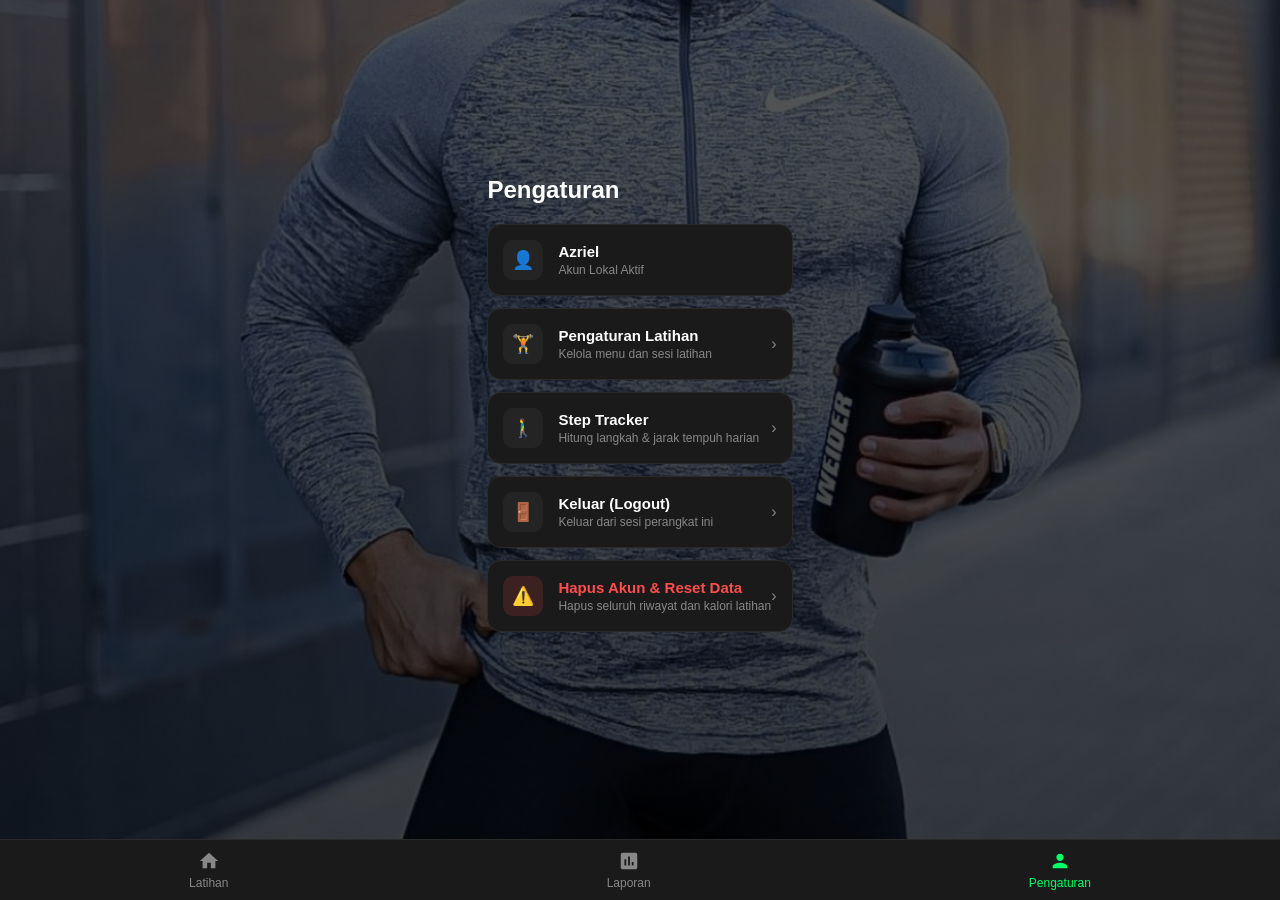
<file: account.html>
<!DOCTYPE html>
<html lang="id">
<head>
    <meta charset="UTF-8">
    <meta name="viewport" content="width=device-width, initial-scale=1.0">
    <title>Workout - Pengaturan</title>
    <link rel="stylesheet" href="style.css">
    <style>
        body {
            background-color: #121212;
            color: #ffffff;
            font-family: 'Segoe UI', Tahoma, Geneva, Verdana, sans-serif;
            margin: 0;
            padding: 0;
            padding-bottom: 80px;
        }

        .settings-container {
            padding: 20px 15px;
            max-width: 500px;
            margin: 0 auto;
        }

        .page-title {
            font-size: 24px;
            font-weight: bold;
            margin: 0 0 20px 0;
            color: #fff;
        }

        .settings-item {
            background: #1a1a1a;
            border: 1px solid #2a2a2a;
            padding: 15px;
            border-radius: 14px;
            display: flex;
            align-items: center;
            justify-content: space-between;
            margin-bottom: 12px;
            cursor: pointer;
            transition: 0.2s;
            text-decoration: none;
            color: #fff;
        }

        .settings-item:hover {
            border-color: #00ff66;
        }

        .settings-left {
            display: flex;
            align-items: center;
            gap: 15px;
        }

        .settings-icon {
            width: 40px;
            height: 40px;
            background: #242424;
            border-radius: 10px;
            display: flex;
            align-items: center;
            justify-content: center;
            font-size: 18px;
        }

        .settings-info h4 {
            margin: 0 0 3px 0;
            font-size: 15px;
            font-weight: 600;
        }

        .settings-info p {
            margin: 0;
            font-size: 12px;
            color: #888;
        }

        .settings-right {
            color: #888;
            font-size: 16px;
        }

        .settings-item.danger .settings-icon {
            background: rgba(255, 77, 77, 0.15);
            color: #ff4d4d;
        }

        .settings-item.danger h4 {
            color: #ff4d4d;
        }

        /* Bottom Navbar Melayang */
        .bottom-nav {
            position: fixed;
            bottom: 0;
            left: 0;
            width: 100%;
            background: #1a1a1a;
            border-top: 1px solid #2a2a2a;
            display: flex;
            justify-content: space-around;
            padding: 10px 0;
            z-index: 1000;
        }

        .nav-item {
            text-decoration: none;
            color: #888;
            font-size: 12px;
            display: flex;
            flex-direction: column;
            align-items: center;
            gap: 4px;
        }

        .nav-item.active, .nav-item:hover { color: #00ff66; }
        .nav-item svg { width: 22px; height: 22px; fill: currentColor; }
    </style>
</head>
<body>

    <main class="settings-container">
        <h2 class="page-title">Pengaturan</h2>

        <!-- Card Profil User -->
        <div class="settings-item" style="cursor: default;">
            <div class="settings-left">
                <div class="settings-icon" style="color: #00ff66;">👤</div>
                <div class="settings-info">
                    <h4 id="accName">Azriel</h4>
                    <p>Akun Lokal Aktif</p>
                </div>
            </div>
        </div>

        <!-- Menu 1: Pengaturan Latihan -->
        <a href="dashboard.html" class="settings-item">
            <div class="settings-left">
                <div class="settings-icon" style="color: #00ff66;">🏋️</div>
                <div class="settings-info">
                    <h4>Pengaturan Latihan</h4>
                    <p>Kelola menu dan sesi latihan</p>
                </div>
            </div>
            <div class="settings-right">›</div>
        </a>

        <!-- Menu 2: STEP TRACKER (MENU BARU) -->
        <a href="steps.html" class="settings-item">
            <div class="settings-left">
                <div class="settings-icon" style="color: #00ff66;">🚶‍♂️</div>
                <div class="settings-info">
                    <h4>Step Tracker</h4>
                    <p>Hitung langkah & jarak tempuh harian</p>
                </div>
            </div>
            <div class="settings-right">›</div>
        </a>

        <!-- Menu 3: Logout -->
        <div class="settings-item" id="logoutItem">
            <div class="settings-left">
                <div class="settings-icon" style="color: #ffa500;">🚪</div>
                <div class="settings-info">
                    <h4>Keluar (Logout)</h4>
                    <p>Keluar dari sesi perangkat ini</p>
                </div>
            </div>
            <div class="settings-right">›</div>
        </div>

        <!-- Menu 4: Hapus Akun -->
        <div class="settings-item danger" id="deleteAccountBtn">
            <div class="settings-left">
                <div class="settings-icon">⚠️</div>
                <div class="settings-info">
                    <h4>Hapus Akun & Reset Data</h4>
                    <p>Hapus seluruh riwayat dan kalori latihan</p>
                </div>
            </div>
            <div class="settings-right">›</div>
        </div>
    </main>

    <!-- Bottom Navigation Bar -->
    <nav class="bottom-nav">
        <a href="dashboard.html" class="nav-item">
            <svg viewBox="0 0 24 24"><path d="M10 20v-6h4v6h5v-8h3L12 3 2 12h3v8z"/></svg>
            Latihan
        </a>
        <a href="progress.html" class="nav-item">
            <svg viewBox="0 0 24 24"><path d="M19 3H5c-1.1 0-2 .9-2 2v14c0 1.1.9 2 2 2h14c1.1 0 2-.9 2-2V5c0-1.1-.9-2-2-2zM9 17H7v-7h2v7zm4 0h-2V7h2v10zm4 0h-2v-4h2v4z"/></svg>
            Laporan
        </a>
        <a href="account.html" class="nav-item active">
            <svg viewBox="0 0 24 24"><path d="M12 12c2.21 0 4-1.79 4-4s-1.79-4-4-4-4 1.79-4 4 1.79 4 4 4zm0 2c-2.67 0-8 1.34-8 4v2h16v-2c0-2.66-5.33-4-8-4z"/></svg>
            Pengaturan
        </a>
    </nav>

    <script>
        window.addEventListener("DOMContentLoaded", function() {
            let savedName = localStorage.getItem("userName") || "Azriel";
            savedName = savedName.replace(/\(Google\)/gi, '').trim();
            document.getElementById("accName").innerText = savedName;
        });

        document.getElementById("deleteAccountBtn").addEventListener("click", function() {
            if (confirm("Apakah kamu yakin ingin menghapus akun dan mereset semua data latihan?")) {
                let savedName = localStorage.getItem("userName") || "Azriel";
                let userKey = "user_" + savedName.replace(/\(Google\)/gi, '').trim().toLowerCase();

                localStorage.removeItem(userKey + "_workoutHistory");
                localStorage.removeItem(userKey + "_totalSesi");
                localStorage.removeItem(userKey + "_totalKalori");
                localStorage.removeItem(userKey + "_totalMenit");
                localStorage.removeItem(userKey + "_userSteps");
                localStorage.removeItem(userKey + "_stepGoal");
                localStorage.removeItem("userName");

                alert("Akun dan data latihan berhasil direset.");
                window.location.href = "index.html";
            }
        });

        document.getElementById("logoutItem").addEventListener("click", function() {
            if (confirm("Keluar dari aplikasi?")) {
                localStorage.removeItem("userName");
                window.location.href = "index.html";
            }
        });
    </script>
</body>
</html>
</file>
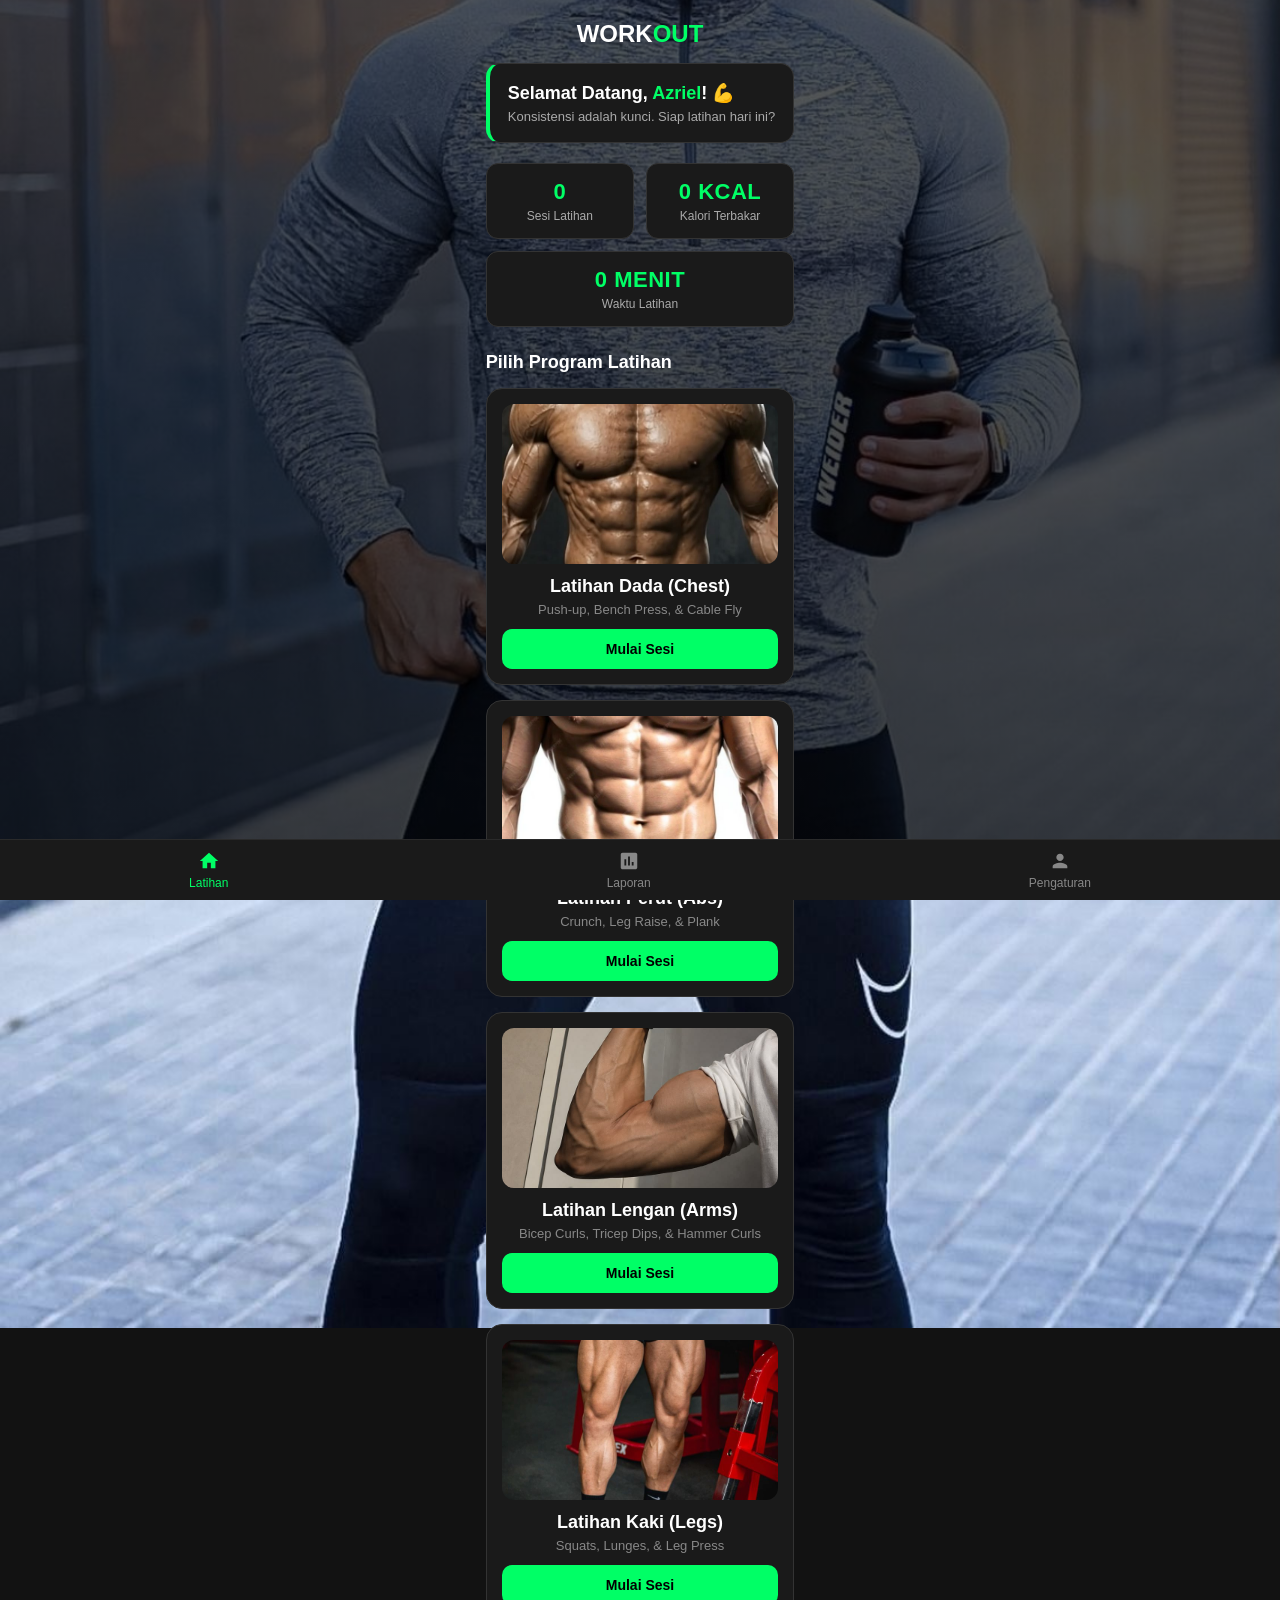
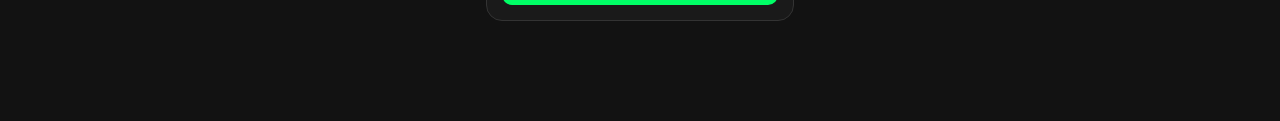
<file: dashboard.html>
<!DOCTYPE html>
<html lang="id">
<head>
    <meta charset="UTF-8">
    <meta name="viewport" content="width=device-width, initial-scale=1.0">
    <title>Workout - Dashboard</title>
    <link rel="stylesheet" href="style.css">
    <style>
        body {
            background-color: #121212;
            color: #ffffff;
            font-family: 'Segoe UI', Tahoma, Geneva, Verdana, sans-serif;
            margin: 0;
            padding: 0;
            padding-bottom: 80px; /* Jarak agar tidak tertutup bottom navbar */
        }

        /* Container Utama */
        .container {
            max-width: 500px;
            margin: 0 auto;
            padding: 20px 15px;
        }

        /* Logo Header di Paling Atas */
        .app-header {
            margin-bottom: 15px;
        }

        .logo {
            font-size: 24px;
            font-weight: bold;
            color: #fff;
            margin: 0;
        }

        .logo span {
            color: #00ff66;
        }

        /* Card Sapaan Selamat Datang */
        .welcome-card {
            background: #1a1a1a;
            border: 1px solid #333;
            padding: 18px;
            border-radius: 14px;
            border-left: 4px solid #00ff66;
            margin-bottom: 20px;
        }

        /* Ringkasan Statistik Latihan */
        .stats-grid {
            display: grid;
            grid-template-columns: repeat(2, 1fr);
            gap: 12px;
            margin-bottom: 20px;
        }

        .stat-card {
            background: #1a1a1a;
            padding: 15px 10px;
            border-radius: 12px;
            border: 1px solid #333;
            text-align: center;
        }

        .stat-card.full-width {
            grid-column: span 2;
        }

        .stat-card h3 {
            font-size: 22px;
            color: #00ff66;
            margin: 0 0 4px 0;
        }

        .stat-card p {
            color: #aaa;
            font-size: 12px;
            margin: 0;
        }

        /* Grid Program Latihan */
        .workout-grid {
            display: flex;
            flex-direction: column;
            gap: 15px;
        }

        .workout-card {
            background: #1a1a1a;
            border: 1px solid #333;
            border-radius: 16px;
            padding: 15px;
            display: flex;
            flex-direction: column;
            align-items: center;
            text-align: center;
            gap: 12px;
        }

        .workout-img {
            width: 100%;
            height: 160px;
            border-radius: 12px;
            object-fit: cover;
            background-color: #242424;
        }

        .card-btn {
            display: block;
            width: 100%;
            box-sizing: border-box;
            padding: 12px;
            background: #00ff66;
            color: #000;
            border-radius: 10px;
            font-weight: bold;
            font-size: 14px;
            text-decoration: none;
            text-align: center;
            transition: 0.2s;
        }

        .card-btn:hover {
            opacity: 0.9;
        }

        /* Bottom Navbar Melayang */
        .bottom-nav {
            position: fixed;
            bottom: 0;
            left: 0;
            width: 100%;
            background: #1a1a1a;
            border-top: 1px solid #2a2a2a;
            display: flex;
            justify-content: space-around;
            padding: 10px 0;
            z-index: 1000;
        }

        .nav-item {
            text-decoration: none;
            color: #888;
            font-size: 12px;
            display: flex;
            flex-direction: column;
            align-items: center;
            gap: 4px;
            transition: 0.2s;
        }

        .nav-item.active, .nav-item:hover { 
            color: #00ff66; 
        }

        .nav-item svg { 
            width: 22px; 
            height: 22px; 
            fill: currentColor; 
        }
    </style>
</head>
<body>

    <main class="container">
        <!-- 1. LOGO WORKOUT DI PALING ATAS -->
        <header class="app-header">
            <h1 class="logo">WORK<span>OUT</span></h1>
        </header>

        <!-- 2. CARD SELAMAT DATANG -->
        <section class="welcome-card">
            <h2 style="margin: 0 0 5px 0; font-size: 18px;">Selamat Datang, <span id="welcomeName" style="color: #00ff66;">Azriel</span>! 💪</h2>
            <p style="margin: 0; color: #aaa; font-size: 13px;">Konsistensi adalah kunci. Siap latihan hari ini?</p>
        </section>

        <!-- 3. KOTAK STATISTIK LATIHAN -->
        <section class="stats-grid">
            <div class="stat-card">
                <h3 id="statSesi">0</h3>
                <p>Sesi Latihan</p>
            </div>
            <div class="stat-card">
                <h3 id="statKalori">0 Kcal</h3>
                <p>Kalori Terbakar</p>
            </div>
            <div class="stat-card full-width">
                <h3 id="statMenit">0 Menit</h3>
                <p>Waktu Latihan</p>
            </div>
        </section>

        <!-- 4. PROGRAM LATIHAN -->
        <h3 style="margin: 25px 0 15px 0; font-size: 18px;">Pilih Program Latihan</h3>
        <section class="workout-grid">
            
            <div class="workout-card">
                <img src="dada.jpg" alt="Dada" class="workout-img" onerror="this.src='https://images.unsplash.com/photo-1581009146145-b5ef050c2e1e?w=400'">
                <div style="width:100%;">
                    <h3 style="margin:0 0 5px 0;">Latihan Dada (Chest)</h3>
                    <p style="margin:0 0 12px 0; color:#888; font-size:13px;">Push-up, Bench Press, & Cable Fly</p>
                    <a href="detail-workout.html?kategori=dada" class="card-btn">Mulai Sesi</a>
                </div>
            </div>

            <div class="workout-card">
                <img src="perut.jpg" alt="Perut" class="workout-img" onerror="this.src='https://images.unsplash.com/photo-1571019613454-1cb2f99b2d8b?w=400'">
                <div style="width:100%;">
                    <h3 style="margin:0 0 5px 0;">Latihan Perut (Abs)</h3>
                    <p style="margin:0 0 12px 0; color:#888; font-size:13px;">Crunch, Leg Raise, & Plank</p>
                    <a href="detail-workout.html?kategori=perut" class="card-btn">Mulai Sesi</a>
                </div>
            </div>

            <div class="workout-card">
                <img src="tangan.jpg" alt="Lengan" class="workout-img" onerror="this.src='https://images.unsplash.com/photo-1584735935682-2f2b69dff9d2?w=400'">
                <div style="width:100%;">
                    <h3 style="margin:0 0 5px 0;">Latihan Lengan (Arms)</h3>
                    <p style="margin:0 0 12px 0; color:#888; font-size:13px;">Bicep Curls, Tricep Dips, & Hammer Curls</p>
                    <a href="detail-workout.html?kategori=lengan" class="card-btn">Mulai Sesi</a>
                </div>
            </div>

            <div class="workout-card">
                <img src="kaki.jpg" alt="Kaki" class="workout-img" onerror="this.src='https://images.unsplash.com/photo-1534438327276-14e5300c3a48?w=400'">
                <div style="width:100%;">
                    <h3 style="margin:0 0 5px 0;">Latihan Kaki (Legs)</h3>
                    <p style="margin:0 0 12px 0; color:#888; font-size:13px;">Squats, Lunges, & Leg Press</p>
                    <a href="detail-workout.html?kategori=kaki" class="card-btn">Mulai Sesi</a>
                </div>
            </div>

        </section>
    </main>

    <!-- BOTTOM NAVBAR -->
    <nav class="bottom-nav">
        <a href="dashboard.html" class="nav-item active">
            <svg viewBox="0 0 24 24"><path d="M10 20v-6h4v6h5v-8h3L12 3 2 12h3v8z"/></svg>
            Latihan
        </a>
        <a href="progress.html" class="nav-item">
            <svg viewBox="0 0 24 24"><path d="M19 3H5c-1.1 0-2 .9-2 2v14c0 1.1.9 2 2 2h14c1.1 0 2-.9 2-2V5c0-1.1-.9-2-2-2zM9 17H7v-7h2v7zm4 0h-2V7h2v10zm4 0h-2v-4h2v4z"/></svg>
            Laporan
        </a>
        <a href="account.html" class="nav-item">
            <svg viewBox="0 0 24 24"><path d="M12 12c2.21 0 4-1.79 4-4s-1.79-4-4-4-4 1.79-4 4 1.79 4 4 4zm0 2c-2.67 0-8 1.34-8 4v2h16v-2c0-2.66-5.33-4-8-4z"/></svg>
            Pengaturan
        </a>
    </nav>

    <!-- SCRIPT DATA LOGICAL -->
    <script>
        window.addEventListener("DOMContentLoaded", function() {
            let savedName = localStorage.getItem("userName") || "Azriel";
            savedName = savedName.replace(/\(Google\)/gi, '').trim();
            document.getElementById("welcomeName").textContent = savedName;

            let userKey = "user_" + savedName.toLowerCase();
            let sesi = localStorage.getItem(userKey + '_totalSesi');
            let kalori = localStorage.getItem(userKey + '_totalKalori');
            let menit = localStorage.getItem(userKey + '_totalMenit');

            // Fallback migrasi jika akun default azriel
            if (sesi === null && savedName.toLowerCase() === 'azriel') {
                sesi = localStorage.getItem('totalSesi');
                kalori = localStorage.getItem('totalKalori');
                menit = localStorage.getItem('totalMenit');
            }

            document.getElementById('statSesi').innerText = sesi || '0';
            document.getElementById('statKalori').innerText = (kalori || '0') + " Kcal";
            document.getElementById('statMenit').innerText = (menit || '0') + " Menit";
        });
    </script>
</body>
</html>
</file>
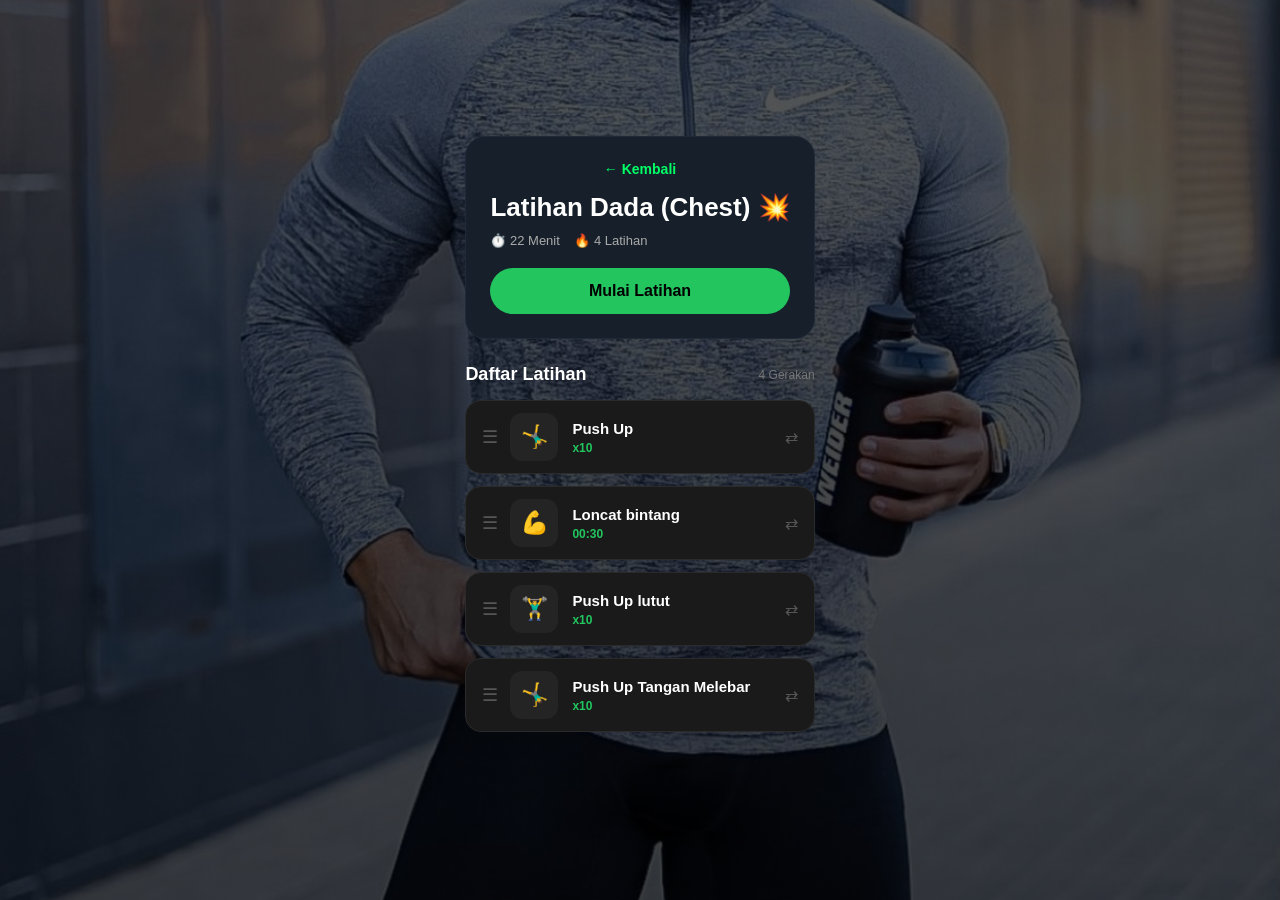
<file: detail-workout.html>
<!DOCTYPE html>
<html lang="id">
<head>
    <meta charset="UTF-8">
    <meta name="viewport" content="width=device-width, initial-scale=1.0">
    <title>MuscleUp - Detail Latihan</title>
    <link rel="stylesheet" href="style.css">
    <style>
        body {
            background-color: #121212;
            color: #ffffff;
            font-family: 'Segoe UI', Tahoma, Geneva, Verdana, sans-serif;
            margin: 0;
            padding: 20px;
            padding-bottom: 40px;
        }

        .container {
            max-width: 500px;
            margin: 0 auto;
        }

        .workout-main-card {
            background: #17202a;
            border: 1px solid #1f2937;
            border-radius: 20px;
            padding: 24px;
            margin-bottom: 25px;
            text-align: center;
        }

        .back-link {
            display: block;
            text-align: center;
            color: #00ff66;
            text-decoration: none;
            font-size: 14px;
            margin-bottom: 15px;
            font-weight: bold;
        }

        .workout-title {
            font-size: 26px;
            font-weight: bold;
            margin: 0 0 10px 0;
        }

        .workout-meta {
            font-size: 13px;
            color: #aaa;
            margin-bottom: 20px;
        }

        .btn-start-main {
            width: 100%;
            background: #22c55e;
            color: #000;
            border: none;
            padding: 14px;
            border-radius: 25px;
            font-weight: bold;
            font-size: 16px;
            cursor: pointer;
            transition: 0.2s;
        }

        .btn-start-main:hover {
            opacity: 0.9;
        }

        .section-title {
            font-size: 18px;
            font-weight: bold;
            margin-bottom: 15px;
            display: flex;
            justify-content: space-between;
            align-items: center;
        }

        .section-title span {
            font-size: 12px;
            color: #777;
            font-weight: normal;
        }

        .exercise-card {
            background: #1a1a1a;
            border: 1px solid #2a2a2a;
            border-radius: 16px;
            padding: 12px 16px;
            display: flex;
            align-items: center;
            justify-content: space-between;
            margin-bottom: 12px;
            cursor: pointer;
            transition: 0.2s;
        }

        .exercise-card:hover {
            border-color: #22c55e;
        }

        .drag-handle {
            color: #555;
            font-size: 18px;
            margin-right: 12px;
        }

        .exercise-info {
            display: flex;
            align-items: center;
            gap: 14px;
            flex: 1;
        }

        .exercise-icon-box {
            width: 48px;
            height: 48px;
            background: #242424;
            border-radius: 12px;
            display: flex;
            align-items: center;
            justify-content: center;
            font-size: 22px;
        }

        .exercise-name {
            font-size: 15px;
            font-weight: bold;
            margin: 0 0 4px 0;
        }

        .exercise-detail {
            font-size: 12px;
            color: #22c55e;
            margin: 0;
            font-weight: 600;
        }

        .exercise-action {
            color: #555;
            font-size: 16px;
        }
    </style>
</head>
<body>

    <main class="container">
        <!-- Kartu Utama Workout -->
        <div class="workout-main-card">
            <a href="dashboard.html" class="back-link">← Kembali</a>
            <h1 class="workout-title" id="mainTitle">Latihan Dada (Chest) 💥</h1>
            <p class="workout-meta" id="mainMeta">⏱️ 22 Menit &nbsp;&nbsp; 🔥 4 Latihan</p>
            <button class="btn-start-main" id="mainStartBtn" onclick="mulaiLatihanPertama()">Mulai Latihan</button>
        </div>

        <div class="section-title">
            Daftar Latihan <span id="exerciseCountText">4 Gerakan</span>
        </div>

        <!-- Wadah List Latihan Dinamis -->
        <div id="exerciseListContainer"></div>
    </main>

    <script>
        // Kamus Data untuk Kategori Latihan
        const workoutData = {
            dada: {
                title: "Latihan Dada (Chest) 💥",
                meta: "⏱️ 22 Menit &nbsp;&nbsp; 🔥 4 Latihan",
                count: "4 Gerakan",
                exercises: [
                    { name: "Push Up", detail: "x10", icon: "🤸‍♂️" },
                    { name: "Loncat bintang", detail: "00:30", icon: "💪" },
                    { name: "Push Up lutut", detail: "x10", icon: "🏋️‍♂️" },
                    { name: "Push Up Tangan Melebar", detail: "x10", icon: "🤸‍♂️" }
                ]
            },
            perut: {
                title: "Latihan Perut (Abs) 🔥",
                meta: "⏱️ 26 Menit &nbsp;&nbsp; 🔥 4 Latihan",
                count: "4 Gerakan",
                exercises: [
                    { name: "Crunch", detail: "x20", icon: "🧘‍♂️" },
                    { name: "Leg Raise", detail: "x15", icon: "🤸‍♂️" },
                    { name: "Plank", detail: "00:45", icon: "🔥" },
                    { name: "Sit Up", detail: "x20", icon: "💪" }
                ]
            },
            lengan: {
                title: "Latihan Lengan (Arms) 💪",
                meta: "⏱️ 18 Menit &nbsp;&nbsp; 🔥 3 Latihan",
                count: "3 Gerakan",
                exercises: [
                    { name: "Bicep Curls", detail: "x15", icon: "🥊" },
                    { name: "Tricep Dips", detail: "x12", icon: "🪑" },
                    { name: "Hammer Curls", detail: "x15", icon: "💪" }
                ]
            },
            kaki: {
                title: "Latihan Kaki (Legs) 🦵",
                meta: "⏱️ 25 Menit &nbsp;&nbsp; 🔥 3 Latihan",
                count: "3 Gerakan",
                exercises: [
                    { name: "Squats", detail: "x15", icon: "🏋️" },
                    { name: "Lunges", detail: "x12", icon: "🏃" },
                    { name: "Leg Press", detail: "x15", icon: "🦵" }
                ]
            }
        };

        // Ambil parameter kategori dari URL ('kategori' atau 'category')
        const urlParams = new URLSearchParams(window.location.search);
        const rawCategory = urlParams.get('kategori') || urlParams.get('category') || 'dada';
        const cleanCategory = decodeURIComponent(rawCategory).toLowerCase();

        // Tentukan kategori yang dipilih
        let categoryKey = 'dada';
        if (cleanCategory.includes('kaki') || cleanCategory.includes('leg')) {
            categoryKey = 'kaki';
        } else if (cleanCategory.includes('perut') || cleanCategory.includes('ab')) {
            categoryKey = 'perut';
        } else if (cleanCategory.includes('lengan') || cleanCategory.includes('arm')) {
            categoryKey = 'lengan';
        } else if (cleanCategory.includes('dada') || cleanCategory.includes('chest')) {
            categoryKey = 'dada';
        }

        const currentWorkout = workoutData[categoryKey] || workoutData.dada;

        document.getElementById('mainTitle').innerHTML = currentWorkout.title;
        document.getElementById('mainMeta').innerHTML = currentWorkout.meta;
        document.getElementById('exerciseCountText').innerText = currentWorkout.count;

        // Render card daftar gerakan ke HTML
        const container = document.getElementById('exerciseListContainer');
        container.innerHTML = "";

        currentWorkout.exercises.forEach(ex => {
            container.innerHTML += `
                <div class="exercise-card" onclick="bukaLatihan('${ex.name}', '${ex.detail}', '${ex.icon}')">
                    <div class="drag-handle">☰</div>
                    <div class="exercise-info">
                        <div class="exercise-icon-box">${ex.icon}</div>
                        <div>
                            <h4 class="exercise-name">${ex.name}</h4>
                            <p class="exercise-detail">${ex.detail}</p>
                        </div>
                    </div>
                    <div class="exercise-action">⇄</div>
                </div>
            `;
        });

        // Fungsi tombol utama Mulai Latihan
        function mulaiLatihanPertama() {
            if (currentWorkout.exercises.length > 0) {
                const first = currentWorkout.exercises[0];
                bukaLatihan(first.name, first.detail, first.icon);
            }
        }

        // Fungsi pindah ke halaman timer dengan membawa parameter
        function bukaLatihan(namaGerakan, detail, icon) {
            const params = new URLSearchParams({
                exercise: namaGerakan,
                spec: detail || '',
                emoji: icon || '',
                kategori: categoryKey
            });
            window.location.href = `timer.html?${params.toString()}`;
        }
    </script>
</body>
</html>
</file>
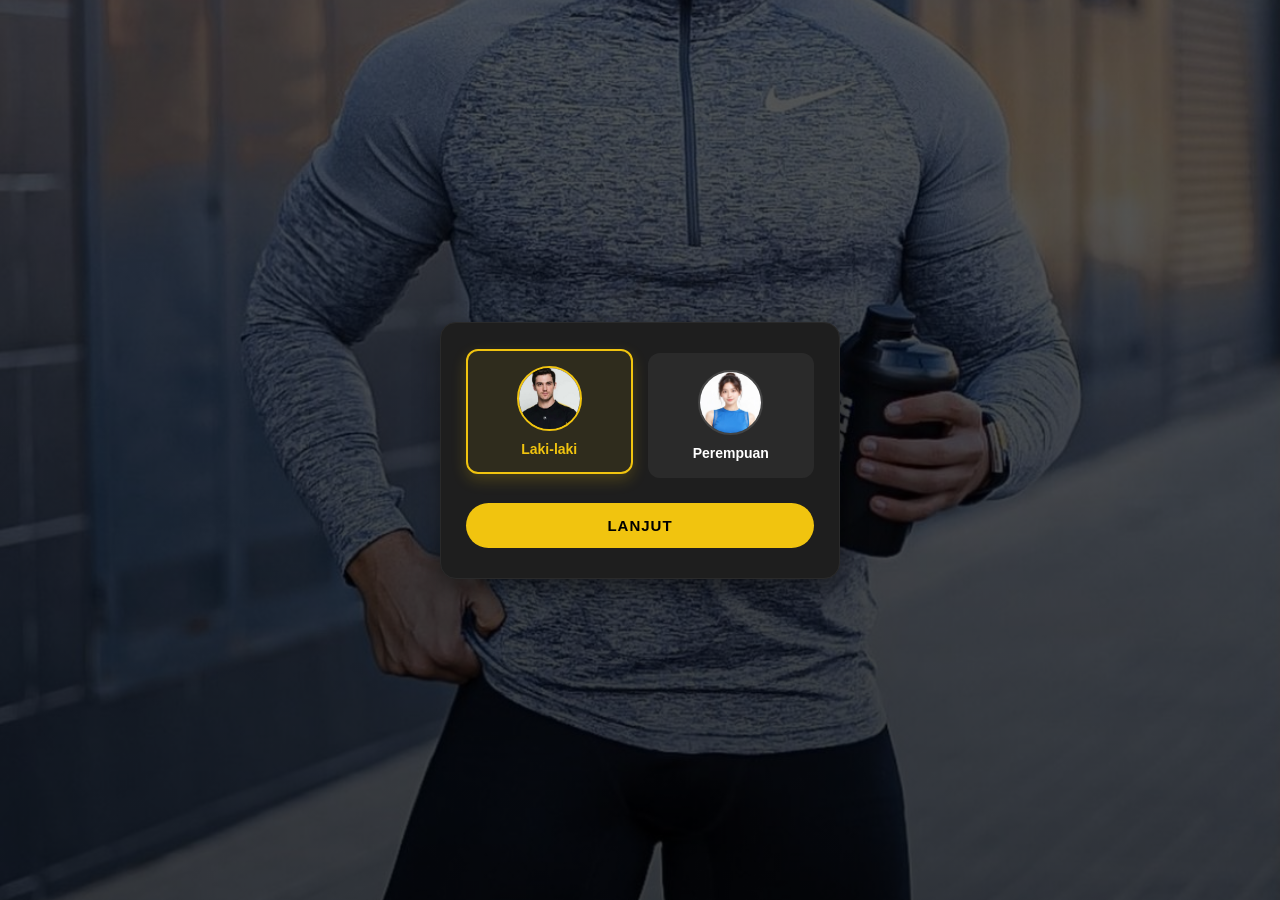
<file: gender.html>
<!DOCTYPE html>
<html lang="id">
<head>
    <meta charset="UTF-8">
    <meta name="viewport" content="width=device-width, initial-scale=1.0">
    <title>MuscleUp - Pilih Jenis Kelamin</title>
    <link rel="stylesheet" href="style.css">
</head>
<body class="gender-body">

    <div class="gender-container">
        <!-- Pilihan Gender -->
        <div class="gender-options">
            <div class="gender-card active" onclick="selectGender(this, 'Laki-laki')">
                <div class="gender-img-container">
                    <img src="lakilaki.jpg" alt="Laki-laki">
                </div>
                <h3>Laki-laki</h3>
            </div>

            <div class="gender-card" onclick="selectGender(this, 'Perempuan')">
                <div class="gender-img-container">
                    <img src="wanita.jpg" alt="Perempuan">
                </div>
                <h3>Perempuan</h3>
            </div>
        </div>

        <!-- Tombol Lanjut -->
        <button id="nextBtn" class="lanjut-btn" onclick="finishOnboarding()">LANJUT</button>
    </div>

    <!-- 🔥 LETAK KODE TERSEBUT ADA DI SINI (DALAM TAG SCRIPT) 🔥 -->
    <script>
        let selectedGender = 'Laki-laki';

        function selectGender(element, gender) {
            document.querySelectorAll('.gender-card').forEach(card => card.classList.remove('active'));
            element.classList.add('active');
            selectedGender = gender;
        }

        // FUNGSI YANG KAMU TANYAKAN BERADA DI BAWAH INI:
        function finishOnboarding() {
            localStorage.setItem('userGender', selectedGender);
            window.location.href = 'goal.html'; // Mengarahkan ke halaman target otot
        }
    </script>
</body>
</html>
</file>
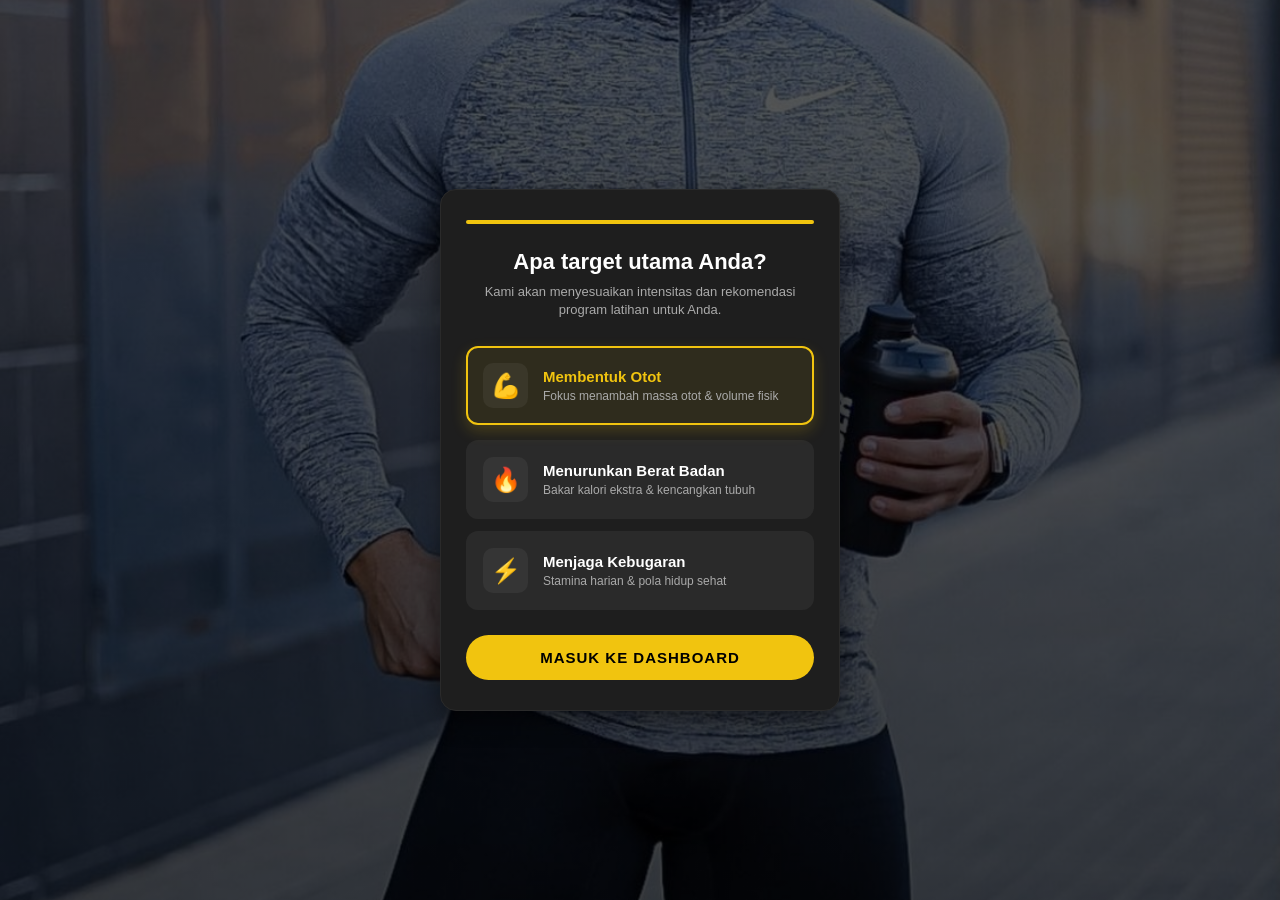
<file: goal.html>
<!DOCTYPE html>
<html lang="id">
<head>
    <meta charset="UTF-8">
    <meta name="viewport" content="width=device-width, initial-scale=1.0">
    <title>MuscleUp - Target Latihan</title>
    <link rel="stylesheet" href="style.css">
</head>
<body class="gender-body">

    <div class="gender-container">
        <!-- Progress Bar Visual (Step 2) -->
        <div class="progress-bar-container">
            <div class="progress-bar" style="width: 100%;"></div>
        </div>

        <h1>Apa target utama Anda?</h1>
        <p class="subtitle">Kami akan menyesuaikan intensitas dan rekomendasi program latihan untuk Anda.</p>

        <!-- Options Goal -->
        <div class="goal-options">
            <div class="goal-card active" onclick="selectGoal(this, 'Membentuk Otot')">
                <div class="goal-icon">💪</div>
                <div class="goal-info">
                    <h3>Membentuk Otot</h3>
                    <p>Fokus menambah massa otot & volume fisik</p>
                </div>
            </div>

            <div class="goal-card" onclick="selectGoal(this, 'Menurunkan Berat Badan')">
                <div class="goal-icon">🔥</div>
                <div class="goal-info">
                    <h3>Menurunkan Berat Badan</h3>
                    <p>Bakar kalori ekstra & kencangkan tubuh</p>
                </div>
            </div>

            <div class="goal-card" onclick="selectGoal(this, 'Menjaga Kebugaran')">
                <div class="goal-icon">⚡</div>
                <div class="goal-info">
                    <h3>Menjaga Kebugaran</h3>
                    <p>Stamina harian & pola hidup sehat</p>
                </div>
            </div>
        </div>

        <!-- Continue Button -->
        <button id="finishGoalBtn" class="lanjut-btn" onclick="finishGoal()">MASUK KE DASHBOARD</button>
    </div>

    <script>
        let selectedGoal = 'Membentuk Otot';

        function selectGoal(element, goal) {
            document.querySelectorAll('.goal-card').forEach(card => card.classList.remove('active'));
            element.classList.add('active');
            selectedGoal = goal;
        }

        function finishGoal() {
            localStorage.setItem('userGoal', selectedGoal);
            window.location.href = 'dashboard.html';
        }
    </script>
</body>
</html>
</file>
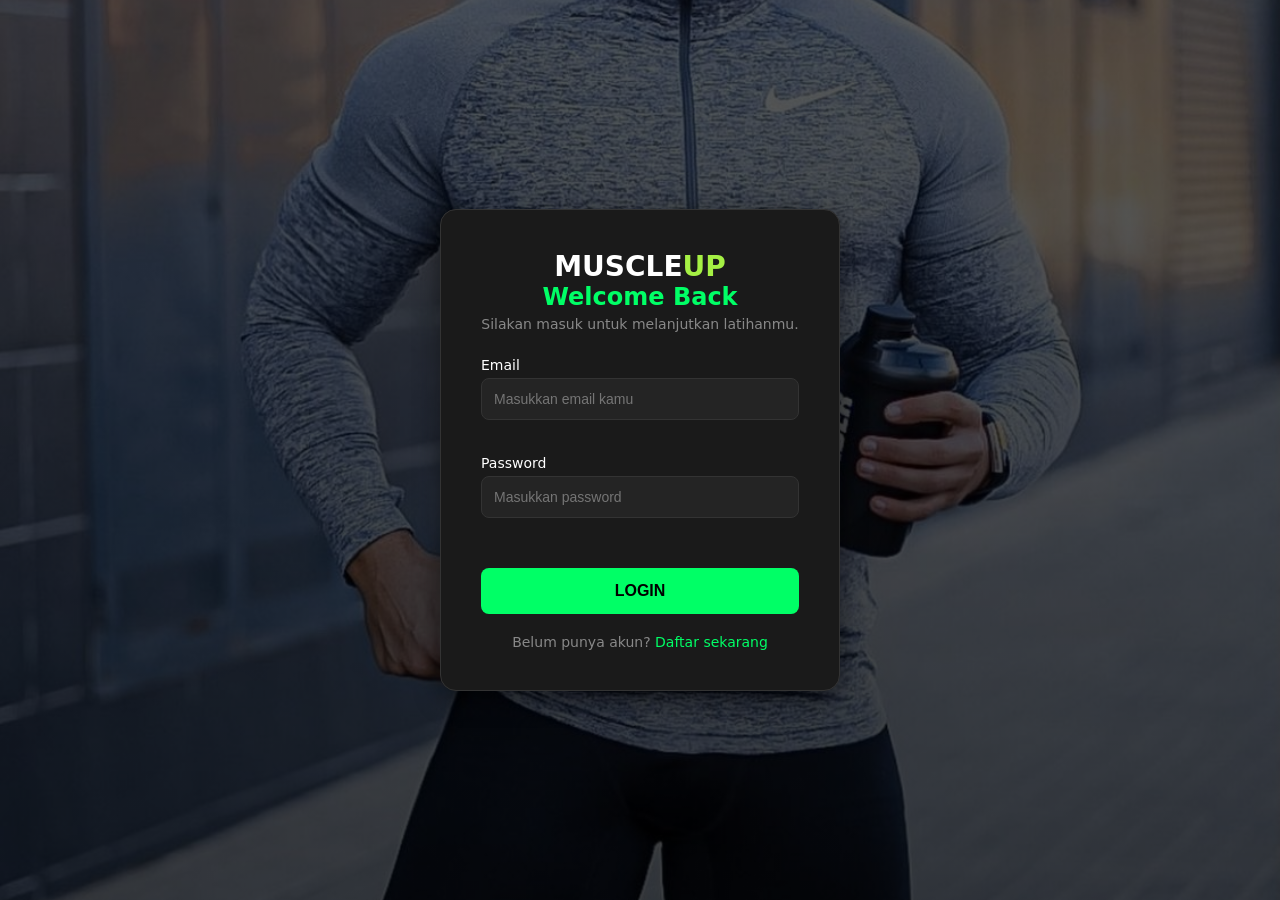
<file: login.html>
<!DOCTYPE html>
<html lang="id">
<head>
    <meta charset="UTF-8">
    <meta name="viewport" content="width=device-width, initial-scale=1.0">
    <title>MuscleUp - Login</title>
    <link rel="stylesheet" href="style.css">
    <style>
        body {
            background-color: #121212;
            color: #ffffff;
            font-family: system-ui, -apple-system, sans-serif;
            display: flex;
            justify-content: center;
            align-items: center;
            min-height: 100vh;
            margin: 0;
        }
        .login-card {
            background: #1a1a1a;
            border: 1px solid #333;
            padding: 40px;
            border-radius: 16px;
            width: 100%;
            max-width: 400px;
            box-shadow: 0 8px 24px rgba(0,0,0,0.5);
        }
        .login-card h2 {
            text-align: center;
            margin-bottom: 5px;
            color: #00ff66;
        }
        .login-card p {
            text-align: center;
            color: #888;
            font-size: 14px;
            margin-bottom: 25px;
        }
        .form-group {
            margin-bottom: 15px;
        }
        .form-group label {
            display: block;
            margin-bottom: 5px;
            font-size: 14px;
            font-weight: 500;
        }
        .form-control {
            width: 100%;
            padding: 12px;
            background: #242424;
            border: 1px solid #333;
            border-radius: 8px;
            color: #fff;
            box-sizing: border-box;
            font-size: 14px;
        }
        .form-control:focus {
            border-color: #00ff66;
            outline: none;
        }
        .btn-submit {
            width: 100%;
            padding: 14px;
            background: #00ff66;
            color: #000;
            border: none;
            border-radius: 8px;
            font-weight: bold;
            font-size: 16px;
            cursor: pointer;
            margin-top: 15px;
            transition: 0.2s;
        }
        .btn-submit:hover {
            opacity: 0.9;
        }
        .auth-link {
            text-align: center;
            margin-top: 20px;
            font-size: 14px;
            color: #888;
        }
        .auth-link a {
            color: #00ff66;
            text-decoration: none;
        }
    </style>
</head>
<body>

    <div class="login-card">
        <h1 style="text-align: center; font-size: 28px; margin-bottom: 0;">MUSCLE<span>UP</span></h1>
        <h2>Welcome Back</h2>
        <p>Silakan masuk untuk melanjutkan latihanmu.</p>

        <!-- Form Login -->
        <form id="loginForm">
            <div class="form-group">
                <label>Email</label>
                <input type="email" id="loginEmail" class="form-control" placeholder="Masukkan email kamu" required>
            </div>

            <div class="form-group">
                <label>Password</label>
                <input type="password" id="loginPassword" class="form-control" placeholder="Masukkan password" required>
            </div>

            <button type="submit" class="btn-submit">LOGIN</button>
        </form>

        <div class="auth-link">
            Belum punya akun? <a href="register.html">Daftar sekarang</a>
        </div>
    </div>

    <!-- Script Login Sederhana -->
    <script>
        document.getElementById('loginForm').addEventListener('submit', function(e) {
            e.preventDefault();
            
            const emailInput = document.getElementById('loginEmail').value.trim();
            let defaultName = 'Azriel';
            if (emailInput) {
                defaultName = emailInput.split('@')[0];
            }
            const formattedName = defaultName.charAt(0).toUpperCase() + defaultName.slice(1);

            localStorage.setItem('userName', formattedName);
            alert('Login Berhasil! Selamat datang kembali, ' + formattedName + ' 💪');
            window.location.href = 'dashboard.html';
        });
    </script>
</body>
</html>
</file>
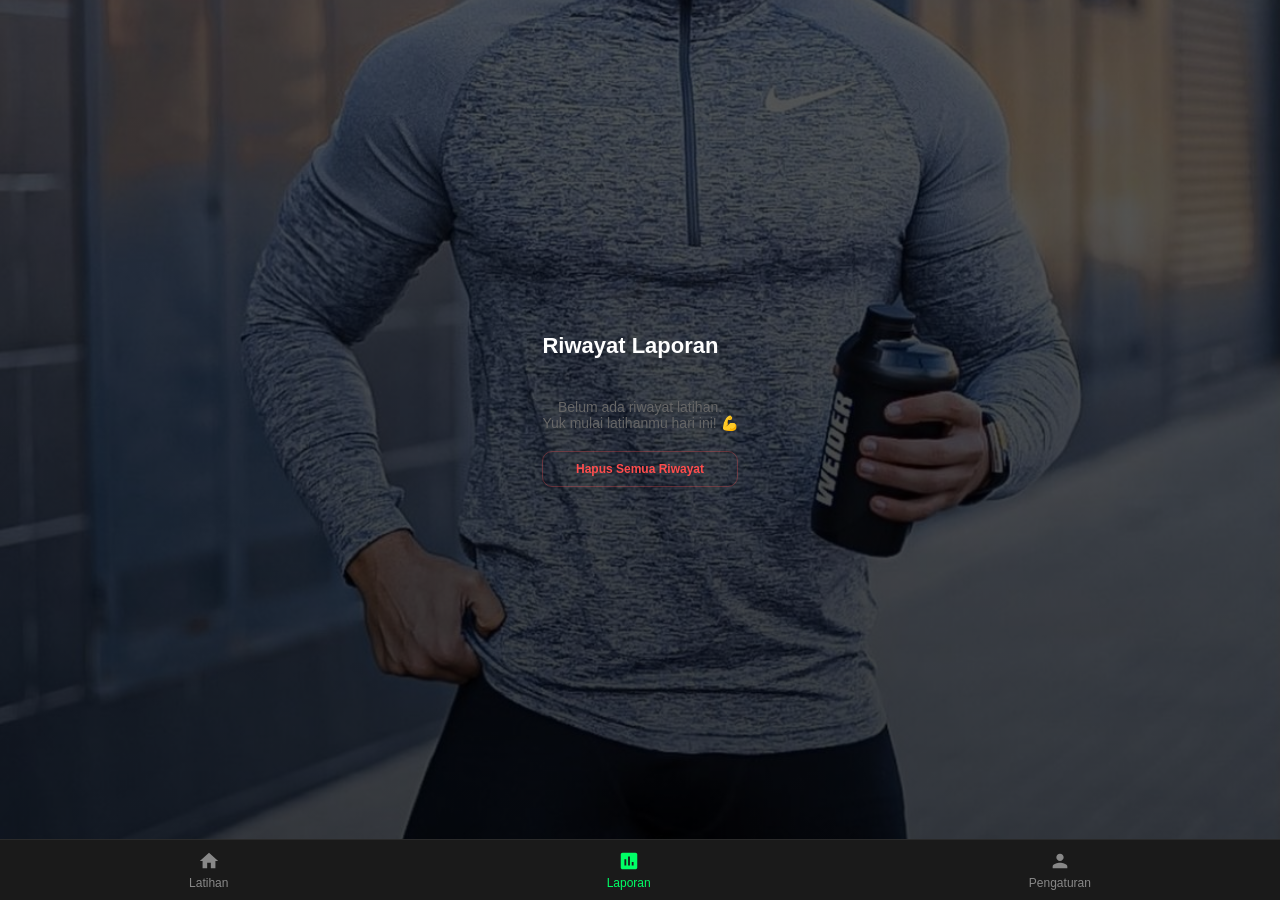
<file: progress.html>
<!DOCTYPE html>
<html lang="id">
<head>
    <meta charset="UTF-8">
    <meta name="viewport" content="width=device-width, initial-scale=1.0">
    <title>Workout - Laporan Aktivitas</title>
    <link rel="stylesheet" href="style.css">
    <style>
        body {
            background-color: #121212;
            color: #ffffff;
            font-family: 'Segoe UI', Tahoma, Geneva, Verdana, sans-serif;
            margin: 0;
            padding: 0;
            padding-bottom: 80px;
        }

        .container {
            max-width: 500px;
            margin: 0 auto;
            padding: 20px 15px;
        }

        .page-title {
            font-size: 22px;
            font-weight: bold;
            margin-bottom: 20px;
        }

        .history-card {
            background: #1a1a1a;
            border: 1px solid #2a2a2a;
            border-radius: 14px;
            padding: 16px;
            margin-bottom: 12px;
        }

        .history-date {
            font-size: 12px;
            color: #00ff66;
            font-weight: bold;
            margin-bottom: 8px;
        }

        .history-details {
            display: flex;
            justify-content: space-between;
            align-items: center;
        }

        .history-activity {
            font-size: 16px;
            font-weight: bold;
        }

        .history-stats {
            font-size: 13px;
            color: #aaa;
            text-align: right;
        }

        .empty-history {
            text-align: center;
            color: #666;
            margin-top: 40px;
            font-size: 14px;
        }

        .btn-clear-history {
            width: 100%;
            background: transparent;
            color: #ff4d4d;
            border: 1px solid rgba(255, 77, 77, 0.3);
            padding: 10px;
            border-radius: 10px;
            font-size: 12px;
            cursor: pointer;
            margin-top: 20px;
        }

        .bottom-nav {
            position: fixed;
            bottom: 0;
            left: 0;
            width: 100%;
            background: #1a1a1a;
            border-top: 1px solid #2a2a2a;
            display: flex;
            justify-content: space-around;
            padding: 10px 0;
            z-index: 1000;
        }

        .nav-item {
            text-decoration: none;
            color: #888;
            font-size: 12px;
            display: flex;
            flex-direction: column;
            align-items: center;
            gap: 4px;
        }

        .nav-item.active, .nav-item:hover { color: #00ff66; }
        .nav-item svg { width: 22px; height: 22px; fill: currentColor; }
    </style>
</head>
<body>

    <main class="container">
        <h2 class="page-title">Riwayat Laporan</h2>

        <div id="historyList">
            <!-- Render via JS -->
        </div>

        <button class="btn-clear-history" onclick="clearHistory()">Hapus Semua Riwayat</button>
    </main>

    <nav class="bottom-nav">
        <a href="dashboard.html" class="nav-item">
            <svg viewBox="0 0 24 24"><path d="M10 20v-6h4v6h5v-8h3L12 3 2 12h3v8z"/></svg>
            Latihan
        </a>
        <a href="progress.html" class="nav-item active">
            <svg viewBox="0 0 24 24"><path d="M19 3H5c-1.1 0-2 .9-2 2v14c0 1.1.9 2 2 2h14c1.1 0 2-.9 2-2V5c0-1.1-.9-2-2-2zM9 17H7v-7h2v7zm4 0h-2V7h2v10zm4 0h-2v-4h2v4z"/></svg>
            Laporan
        </a>
        <a href="account.html" class="nav-item">
            <svg viewBox="0 0 24 24"><path d="M12 12c2.21 0 4-1.79 4-4s-1.79-4-4-4-4 1.79-4 4 1.79 4 4 4zm0 2c-2.67 0-8 1.34-8 4v2h16v-2c0-2.66-5.33-4-8-4z"/></svg>
            Pengaturan
        </a>
    </nav>

    <script>
        window.addEventListener("DOMContentLoaded", function() {
            renderHistory();
        });

        function getUserKey() {
            let savedName = localStorage.getItem("userName") || "Azriel";
            return "user_" + savedName.replace(/\(Google\)/gi, '').trim().toLowerCase();
        }

        function renderHistory() {
            let userKey = getUserKey();
            let historyData = localStorage.getItem(userKey + "_workoutHistory");

            // Fallback migrasi hanya untuk akun default 'azriel'
            if (historyData === null && userKey === "user_azriel") {
                historyData = localStorage.getItem("workoutHistory");
            }

            let history = JSON.parse(historyData || "[]");
            let container = document.getElementById("historyList");

            if (history.length === 0) {
                container.innerHTML = `<div class="empty-history">Belum ada riwayat latihan.<br>Yuk mulai latihanmu hari ini! 💪</div>`;
                return;
            }

            let html = "";
            history.forEach(item => {
                html += `
                    <div class="history-card">
                        <div class="history-date">📅 ${item.date}</div>
                        <div class="history-details">
                            <div class="history-activity">🏃‍♂️ ${item.activity}</div>
                            <div class="history-stats">
                                ${item.steps ? `<b>${item.steps.toLocaleString()}</b> Langkah (${item.km} Km)<br>` : ''}
                                🔥 ${item.kcal} Kcal
                            </div>
                        </div>
                    </div>
                `;
            });

            container.innerHTML = html;
        }

        function clearHistory() {
            if (confirm("Yakin ingin menghapus seluruh riwayat latihan?")) {
                let userKey = getUserKey();
                localStorage.removeItem(userKey + "_workoutHistory");
                if (userKey === "user_azriel") {
                    localStorage.removeItem("workoutHistory");
                }
                renderHistory();
            }
        }
    </script>
</body>
</html>
</file>
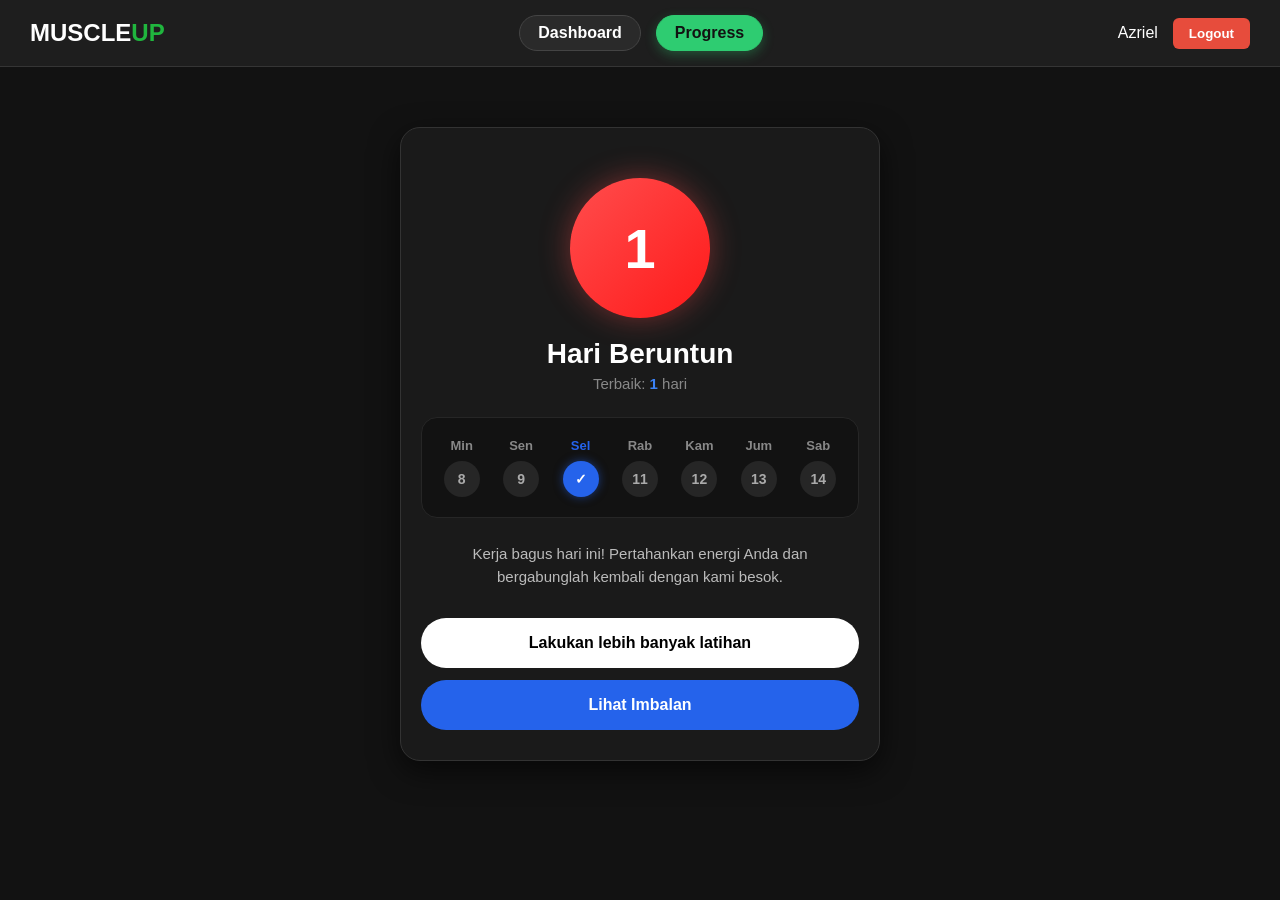
<file: progresss.html>
<!DOCTYPE html>
<html lang="id">
<head>
    <meta charset="UTF-8">
    <meta name="viewport" content="width=device-width, initial-scale=1.0">
    <title>MuscleUp - Progress & Hari Beruntun</title>
    <link rel="stylesheet" href="style.css">
    <style>
        .progress-container {
            max-width: 480px;
            margin: 30px auto;
            background: #1a1a1a;
            border: 1px solid #333;
            border-radius: 20px;
            padding: 30px 20px;
            text-align: center;
            color: #ffffff;
            box-shadow: 0 10px 30px rgba(0,0,0,0.6);
        }
        /* Ikon Api & Angka Streak */
        .streak-fire-box {
            position: relative;
            margin: 20px auto;
            width: 140px;
            height: 140px;
            background: linear-gradient(135deg, #ff4d4d, #ff1a1a);
            border-radius: 50%;
            display: flex;
            align-items: center;
            justify-content: center;
            box-shadow: 0 0 30px rgba(255, 77, 77, 0.4);
        }
        .streak-number {
            font-size: 56px;
            font-weight: 800;
            color: #ffffff;
        }
        .streak-title {
            font-size: 28px;
            font-weight: 700;
            margin-top: 10px;
        }
        .streak-best {
            color: #888;
            font-size: 15px;
            margin-top: 5px;
            margin-bottom: 25px;
        }
        .streak-best span {
            color: #3b82f6;
            font-weight: bold;
        }

        /* Kotak Kalender Mingguan */
        .week-calendar {
            background: #121212;
            border: 1px solid #262626;
            border-radius: 16px;
            padding: 20px 10px;
            margin-bottom: 25px;
            display: flex;
            justify-content: space-around;
        }
        .day-col {
            display: flex;
            flex-direction: column;
            align-items: center;
            gap: 8px;
        }
        .day-name {
            font-size: 13px;
            color: #888;
            font-weight: 600;
        }
        .day-circle {
            width: 36px;
            height: 36px;
            border-radius: 50%;
            background: #262626;
            color: #aaa;
            display: flex;
            align-items: center;
            justify-content: center;
            font-size: 14px;
            font-weight: bold;
        }
        /* Jika hari tersebut aktif/sudah latihan */
        .day-col.active .day-circle {
            background: #2563eb;
            color: #fff;
            box-shadow: 0 0 10px rgba(37, 99, 235, 0.5);
        }
        .day-col.active .day-name {
            color: #2563eb;
        }

        /* Pesan Motivasi */
        .motivation-box {
            font-size: 15px;
            color: #bbb;
            line-height: 1.5;
            margin-bottom: 30px;
            padding: 0 10px;
        }

        /* Tombol Aksi */
        .action-btn-group {
            display: flex;
            flex-direction: column;
            gap: 12px;
        }
        .btn-custom {
            width: 100%;
            padding: 16px;
            border-radius: 30px;
            font-size: 16px;
            font-weight: bold;
            border: none;
            cursor: pointer;
            transition: 0.2s;
            text-decoration: none;
            display: block;
            box-sizing: border-box;
        }
        .btn-light-custom {
            background: #ffffff;
            color: #000000;
        }
        .btn-blue-custom {
            background: #2563eb;
            color: #ffffff;
        }
        .btn-custom:hover {
            opacity: 0.9;
        }
    </style>
</head>
<body class="dashboard-body">

    <!-- Navbar -->
    <header class="navbar">
        <h1 class="logo">MUSCLE<span>UP</span></h1>
        <div class="nav-links" style="display: flex; gap: 15px; align-items: center;">
            <a href="dashboard.html">Dashboard</a>
            <a href="progress.html" class="active-nav">Progress</a>
        </div>
        <div class="user-profile">
            <span id="navUserName">Azriel</span>
            <button id="logoutBtn" class="logout-btn">Logout</button>
        </div>
    </header>

    <main class="dashboard-container">
        <div class="progress-container">
            
            <!-- Logo Api & Angka Streak -->
            <div class="streak-fire-box">
                <span class="streak-number" id="streakCount">1</span>
            </div>

            <div class="streak-title">Hari Beruntun</div>
            <div class="streak-best">Terbaik: <span id="bestStreak">1</span> hari</div>

            <!-- Kalender Mingguan (Min - Sab) -->
            <div class="week-calendar" id="weekCalendarContainer">
                <!-- Diisi otomatis oleh JavaScript -->
            </div>

            <!-- Pesan Motivasi -->
            <div class="motivation-box" id="motivationText">
                Kerja bagus hari ini! Pertahankan energi Anda dan bergabunglah kembali dengan kami besok.
            </div>

            <!-- Tombol Aksi -->
            <div class="action-btn-group">
                <a href="dashboard.html" class="btn-custom btn-light-custom">Lakukan lebih banyak latihan</a>
                <a href="dashboard.html" class="btn-custom btn-blue-custom">Lihat Imbalan</a>
            </div>

        </div>
    </main>

    <script>
        // Logika untuk menghitung Streak & Menandai Kalender Mingguan
        window.addEventListener('DOMContentLoaded', function() {
            // Ambil data dari localStorage (atau set default 1 jika baru pertama kali)
            let streak = parseInt(localStorage.getItem('streakCount') || '1');
            let best = parseInt(localStorage.getItem('bestStreak') || '1');

            document.getElementById('streakCount').innerText = streak;
            document.getElementById('bestStreak').innerText = best;

            // Render Kalender Sederhana (Contoh: Menandai hari ini)
            const days = [
                { name: "Min", date: 8 },
                { name: "Sen", date: 9 },
                { name: "Sel", date: 10, active: true }, // Hari aktif
                { name: "Rab", date: 11 },
                { name: "Kam", date: 12 },
                { name: "Jum", date: 13 },
                { name: "Sab", date: 14 }
            ];

            const calendarEl = document.getElementById('weekCalendarContainer');
            calendarEl.innerHTML = '';

            days.forEach(d => {
                const col = document.createElement('div');
                col.className = `day-col ${d.active ? 'active' : ''}`;
                col.innerHTML = `
                    <span class="day-name">${d.name}</span>
                    <div class="day-circle">${d.active ? '✓' : d.date}</div>
                `;
                calendarEl.appendChild(col);
            });

            // Sinkronisasi Nama User
            const savedName = localStorage.getItem("userName");
            if (savedName && document.getElementById("navUserName")) {
                document.getElementById("navUserName").textContent = savedName;
            }
        });
    </script>
</body>
</html>
</file>
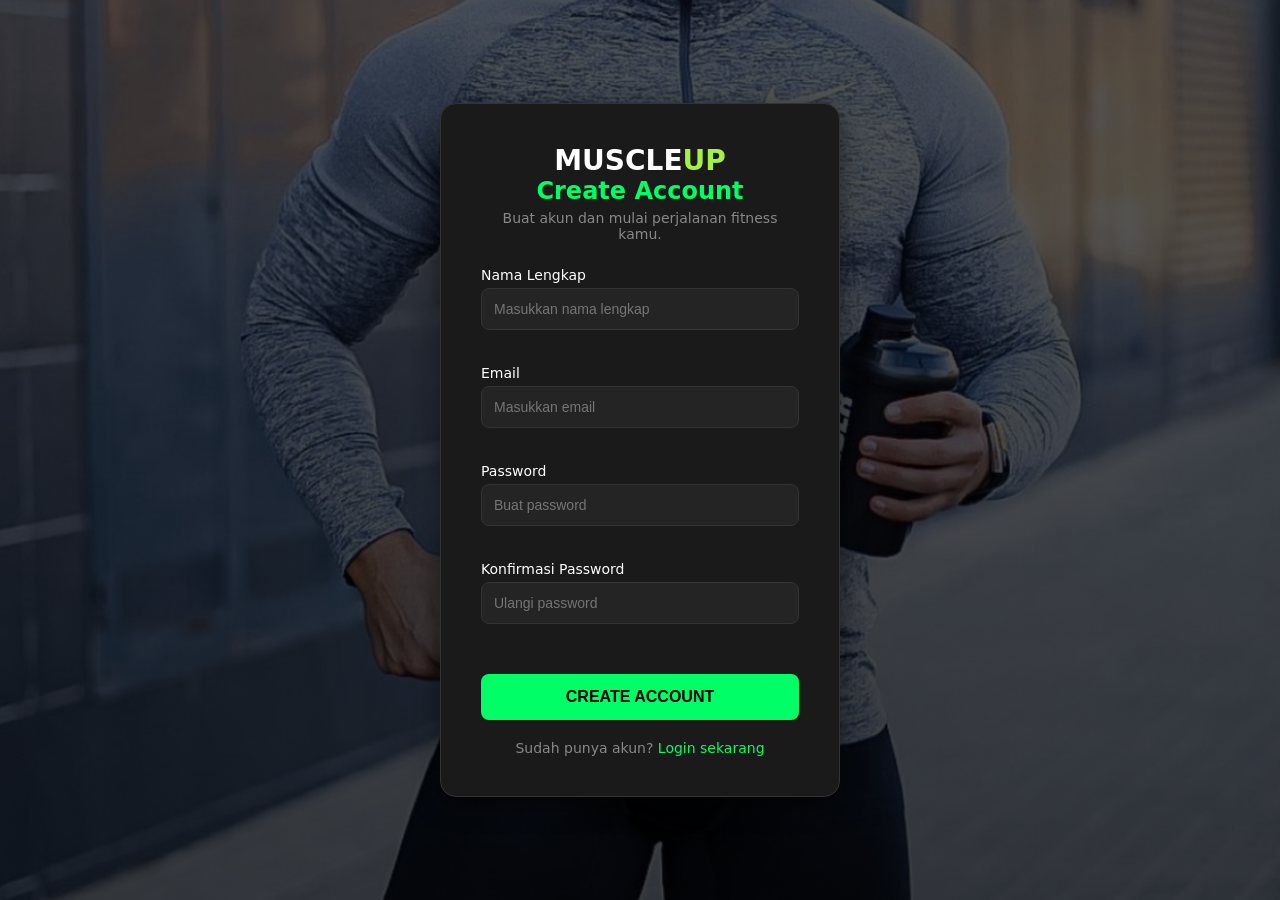
<file: register.html>
<!DOCTYPE html>
<html lang="id">
<head>
    <meta charset="UTF-8">
    <meta name="viewport" content="width=device-width, initial-scale=1.0">
    <title>MuscleUp - Register</title>
    <link rel="stylesheet" href="style.css">
    <style>
        body {
            background-color: #121212;
            color: #ffffff;
            font-family: system-ui, -apple-system, sans-serif;
            display: flex;
            justify-content: center;
            align-items: center;
            min-height: 100vh;
            margin: 0;
        }
        .register-card {
            background: #1a1a1a;
            border: 1px solid #333;
            padding: 40px;
            border-radius: 16px;
            width: 100%;
            max-width: 400px;
            box-shadow: 0 8px 24px rgba(0,0,0,0.5);
        }
        .register-card h2 {
            text-align: center;
            margin-bottom: 5px;
            color: #00ff66;
        }
        .register-card p {
            text-align: center;
            color: #888;
            font-size: 14px;
            margin-bottom: 25px;
        }
        .form-group {
            margin-bottom: 15px;
        }
        .form-group label {
            display: block;
            margin-bottom: 5px;
            font-size: 14px;
            font-weight: 500;
        }
        .form-control {
            width: 100%;
            padding: 12px;
            background: #242424;
            border: 1px solid #333;
            border-radius: 8px;
            color: #fff;
            box-sizing: border-box;
            font-size: 14px;
        }
        .form-control:focus {
            border-color: #00ff66;
            outline: none;
        }
        .btn-submit {
            width: 100%;
            padding: 14px;
            background: #00ff66;
            color: #000;
            border: none;
            border-radius: 8px;
            font-weight: bold;
            font-size: 16px;
            cursor: pointer;
            margin-top: 15px;
            transition: 0.2s;
        }
        .btn-submit:hover {
            opacity: 0.9;
        }
        .auth-link {
            text-align: center;
            margin-top: 20px;
            font-size: 14px;
            color: #888;
        }
        .auth-link a {
            color: #00ff66;
            text-decoration: none;
        }
    </style>
</head>
<body>

    <div class="register-card">
        <h1 style="text-align: center; font-size: 28px; margin-bottom: 0;">MUSCLE<span>UP</span></h1>
        <h2>Create Account</h2>
        <p>Buat akun dan mulai perjalanan fitness kamu.</p>

        <!-- Form Register -->
        <form id="registerForm">
            <div class="form-group">
                <label>Nama Lengkap</label>
                <input type="text" id="regName" class="form-control" placeholder="Masukkan nama lengkap" required>
            </div>

            <div class="form-group">
                <label>Email</label>
                <input type="email" id="regEmail" class="form-control" placeholder="Masukkan email" required>
            </div>

            <div class="form-group">
                <label>Password</label>
                <input type="password" id="regPassword" class="form-control" placeholder="Buat password" required>
            </div>

            <div class="form-group">
                <label>Konfirmasi Password</label>
                <input type="password" id="regConfirmPassword" class="form-control" placeholder="Ulangi password" required>
            </div>

            <button type="submit" class="btn-submit">CREATE ACCOUNT</button>
        </form>

        <div class="auth-link">
            Sudah punya akun? <a href="login.html">Login sekarang</a>
        </div>
    </div>

    <!-- Script JavaScript untuk Menyimpan Nama & Redirect -->
    <script>
        document.getElementById('registerForm').addEventListener('submit', function(e) {
            e.preventDefault();

            const name = document.getElementById('regName').value.trim();
            const password = document.getElementById('regPassword').value;
            const confirmPassword = document.getElementById('regConfirmPassword').value;

            if (password !== confirmPassword) {
                alert('Password dan Konfirmasi Password tidak sama!');
                return;
            }

            const formattedName = name.charAt(0).toUpperCase() + name.slice(1);
            localStorage.setItem('userName', formattedName);

            // Inisialisasi data user baru agar mulai dari 0 bersih
            let userKey = "user_" + formattedName.toLowerCase();
            localStorage.setItem(userKey + "_totalSesi", "0");
            localStorage.setItem(userKey + "_totalKalori", "0");
            localStorage.setItem(userKey + "_totalMenit", "0");
            localStorage.setItem(userKey + "_workoutHistory", JSON.stringify([]));

            alert('Registrasi Berhasil! Selamat datang di MuscleUp, ' + formattedName + ' 🎉');
            window.location.href = 'dashboard.html';
        });
    </script>
</body>
</html>
</file>
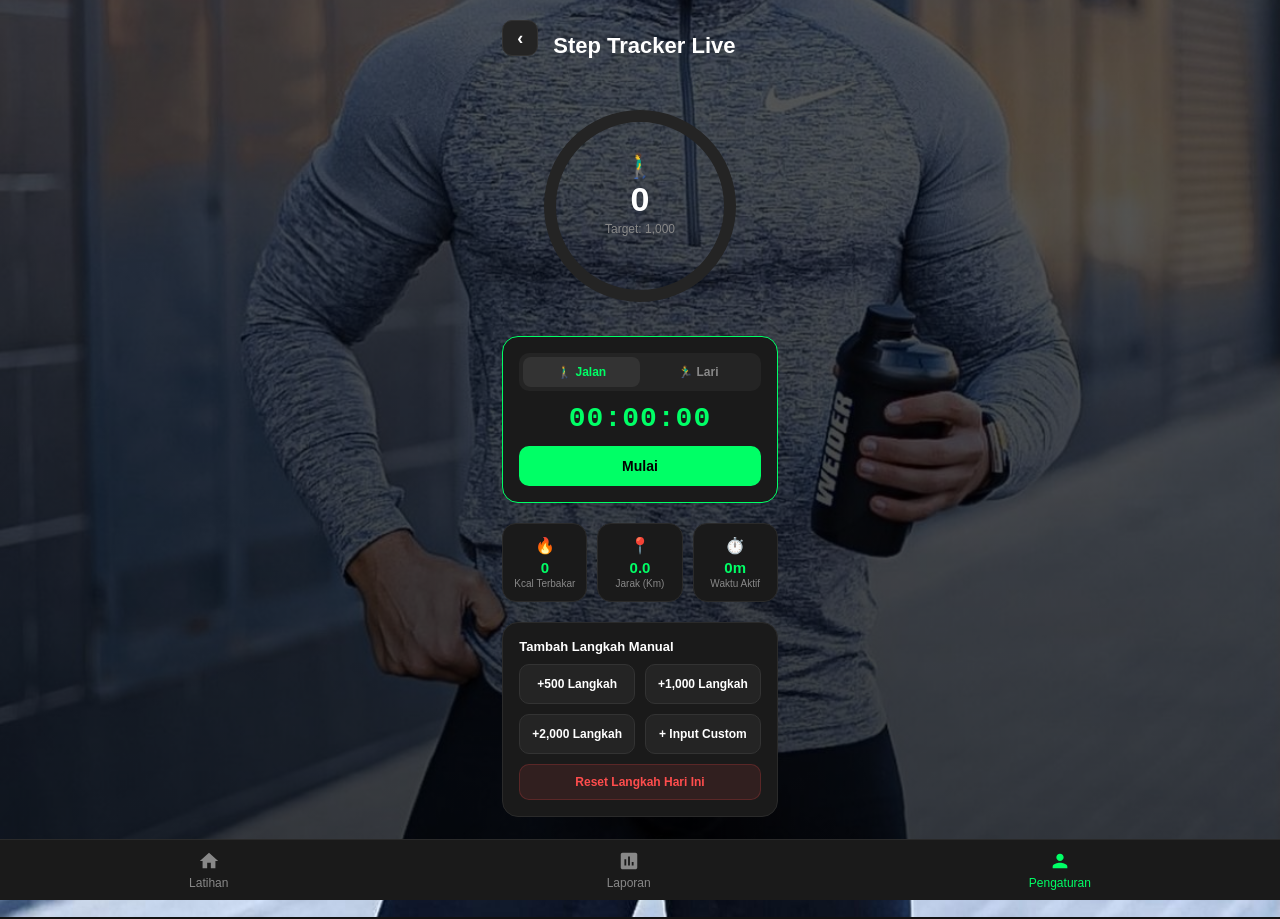
<file: steps.html>
<!DOCTYPE html>
<html lang="id">
<head>
    <meta charset="UTF-8">
    <meta name="viewport" content="width=device-width, initial-scale=1.0">
    <title>Workout - Step Tracker Live</title>
    <link rel="stylesheet" href="style.css">
    <style>
        body {
            background-color: #121212;
            color: #ffffff;
            font-family: 'Segoe UI', Tahoma, Geneva, Verdana, sans-serif;
            margin: 0;
            padding: 0;
            padding-bottom: 80px;
        }

        .container {
            max-width: 500px;
            margin: 0 auto;
            padding: 20px 15px;
        }

        .step-header {
            display: flex;
            align-items: center;
            gap: 15px;
            margin-bottom: 25px;
        }

        .back-btn {
            background: #242424;
            color: #fff;
            border: 1px solid #333;
            width: 36px;
            height: 36px;
            border-radius: 10px;
            display: flex;
            align-items: center;
            justify-content: center;
            text-decoration: none;
            font-size: 18px;
        }

        .page-title {
            font-size: 22px;
            font-weight: bold;
            margin: 0;
        }

        .circle-container {
            position: relative;
            width: 220px;
            height: 220px;
            margin: 0 auto 20px auto;
            display: flex;
            flex-direction: column;
            align-items: center;
            justify-content: center;
        }

        .progress-ring {
            transform: rotate(-90deg);
        }

        .progress-ring__circle {
            stroke-dasharray: 565;
            stroke-dashoffset: 565;
            transition: stroke-dashoffset 0.3s ease-in-out;
        }

        .circle-content {
            position: absolute;
            text-align: center;
        }

        .circle-icon {
            font-size: 24px;
            margin-bottom: 2px;
        }

        .step-count {
            font-size: 34px;
            font-weight: bold;
            color: #ffffff;
            margin: 0;
            line-height: 1;
        }

        .step-goal {
            font-size: 12px;
            color: #888888;
            margin-top: 6px;
        }

        .timer-card {
            background: #1a1a1a;
            border: 1px solid #00ff66;
            border-radius: 16px;
            padding: 16px;
            text-align: center;
            margin-bottom: 20px;
        }

        .live-timer-display {
            font-size: 28px;
            font-weight: bold;
            color: #00ff66;
            letter-spacing: 1px;
            margin-bottom: 12px;
            font-family: monospace;
        }

        .timer-controls {
            display: flex;
            gap: 10px;
            justify-content: center;
        }

        .btn-control {
            flex: 1;
            padding: 12px;
            border-radius: 10px;
            font-weight: bold;
            font-size: 14px;
            border: none;
            cursor: pointer;
            transition: 0.2s;
        }

        .btn-start { background: #00ff66; color: #000; }
        .btn-pause { background: #ffa500; color: #000; }
        .btn-stop { background: #ff4d4d; color: #fff; }

        .btn-control:hover { opacity: 0.9; }

        .mode-selector {
            display: flex;
            background: #242424;
            border-radius: 10px;
            padding: 4px;
            margin-bottom: 12px;
        }

        .mode-btn {
            flex: 1;
            background: transparent;
            border: none;
            color: #888;
            padding: 8px;
            font-size: 12px;
            font-weight: bold;
            border-radius: 8px;
            cursor: pointer;
        }

        .mode-btn.active {
            background: #333;
            color: #00ff66;
        }

        .stats-row {
            display: grid;
            grid-template-columns: repeat(3, 1fr);
            gap: 10px;
            margin-bottom: 20px;
        }

        .mini-stat {
            background: #1a1a1a;
            border: 1px solid #2a2a2a;
            border-radius: 14px;
            padding: 12px 8px;
            text-align: center;
        }

        .mini-stat-icon { font-size: 16px; margin-bottom: 4px; }
        .mini-stat-value { font-size: 15px; font-weight: bold; color: #00ff66; margin: 0; }
        .mini-stat-label { font-size: 10px; color: #888; margin: 2px 0 0 0; }

        .action-box {
            background: #1a1a1a;
            border: 1px solid #2a2a2a;
            border-radius: 16px;
            padding: 16px;
            position: relative;
            z-index: 10;
        }

        .btn-grid {
            display: grid;
            grid-template-columns: 1fr 1fr;
            gap: 10px;
            margin-top: 10px;
        }

        .btn-step {
            background: #242424;
            color: #fff;
            border: 1px solid #333;
            padding: 12px;
            border-radius: 10px;
            font-weight: bold;
            font-size: 12px;
            cursor: pointer;
            position: relative;
            z-index: 11;
        }

        .btn-step:hover { border-color: #00ff66; color: #00ff66; }

        .btn-reset {
            width: 100%;
            background: rgba(255, 77, 77, 0.1);
            color: #ff4d4d;
            border: 1px solid rgba(255, 77, 77, 0.2);
            padding: 10px;
            border-radius: 10px;
            font-weight: bold;
            font-size: 12px;
            margin-top: 10px;
            cursor: pointer;
            position: relative;
            z-index: 11;
        }

        .bottom-nav {
            position: fixed;
            bottom: 0;
            left: 0;
            width: 100%;
            background: #1a1a1a;
            border-top: 1px solid #2a2a2a;
            display: flex;
            justify-content: space-around;
            padding: 10px 0;
            z-index: 1000;
        }

        .nav-item {
            text-decoration: none;
            color: #888;
            font-size: 12px;
            display: flex;
            flex-direction: column;
            align-items: center;
            gap: 4px;
        }

        .nav-item.active, .nav-item:hover { color: #00ff66; }
        .nav-item svg { width: 22px; height: 22px; fill: currentColor; }
    </style>
</head>
<body>

    <main class="container">
        <div class="step-header">
            <a href="account.html" class="back-btn">‹</a>
            <h2 class="page-title">Step Tracker Live</h2>
        </div>

        <div class="circle-container">
            <svg class="progress-ring" width="200" height="200">
                <circle stroke="#242424" stroke-width="12" fill="transparent" r="90" cx="100" cy="100"/>
                <circle id="progressCircle" class="progress-ring__circle" stroke="#00ff66" stroke-width="12" stroke-linecap="round" fill="transparent" r="90" cx="100" cy="100"/>
            </svg>
            <div class="circle-content">
                <div class="circle-icon" id="activityIcon">🚶‍♂️</div>
                <h3 class="step-count" id="stepCount">0</h3>
                <p class="step-goal">Target: 1,000</p>
            </div>
        </div>

        <div class="timer-card">
            <div class="mode-selector">
                <button class="mode-btn active" id="modeWalkBtn" onclick="setMode('walk')">🚶‍♂️ Jalan</button>
                <button class="mode-btn" id="modeRunBtn" onclick="setMode('run')">🏃‍♂️ Lari</button>
            </div>

            <div class="live-timer-display" id="timerDisplay">00:00:00</div>

            <div class="timer-controls">
                <button class="btn-control btn-start" id="startBtn" onclick="startTracking()">Mulai</button>
                <button class="btn-control btn-pause" id="pauseBtn" onclick="pauseTracking()" style="display:none;">Jeda</button>
                <button class="btn-control btn-stop" id="stopBtn" onclick="stopTracking()" style="display:none;">Selesai</button>
            </div>
        </div>

        <div class="stats-row">
            <div class="mini-stat">
                <div class="mini-stat-icon">🔥</div>
                <h4 class="mini-stat-value" id="valKcal">0</h4>
                <p class="mini-stat-label">Kcal Terbakar</p>
            </div>
            <div class="mini-stat">
                <div class="mini-stat-icon">📍</div>
                <h4 class="mini-stat-value" id="valKm">0.0</h4>
                <p class="mini-stat-label">Jarak (Km)</p>
            </div>
            <div class="mini-stat">
                <div class="mini-stat-icon">⏱️</div>
                <h4 class="mini-stat-value" id="valTime">0m</h4>
                <p class="mini-stat-label">Waktu Aktif</p>
            </div>
        </div>

        <div class="action-box">
            <h4 style="margin: 0 0 4px 0; font-size: 13px;">Tambah Langkah Manual</h4>
            <div class="btn-grid">
                <button class="btn-step" onclick="addSteps(500)">+500 Langkah</button>
                <button class="btn-step" onclick="addSteps(1000)">+1,000 Langkah</button>
                <button class="btn-step" onclick="addSteps(2000)">+2,000 Langkah</button>
                <button class="btn-step" onclick="customStepInput()">+ Input Custom</button>
            </div>

            <button class="btn-reset" onclick="resetSteps()">Reset Langkah Hari Ini</button>
        </div>
    </main>

    <nav class="bottom-nav">
        <a href="dashboard.html" class="nav-item">
            <svg viewBox="0 0 24 24"><path d="M10 20v-6h4v6h5v-8h3L12 3 2 12h3v8z"/></svg>
            Latihan
        </a>
        <a href="progress.html" class="nav-item">
            <svg viewBox="0 0 24 24"><path d="M19 3H5c-1.1 0-2 .9-2 2v14c0 1.1.9 2 2 2h14c1.1 0 2-.9 2-2V5c0-1.1-.9-2-2-2zM9 17H7v-7h2v7zm4 0h-2V7h2v10zm4 0h-2v-4h2v4z"/></svg>
            Laporan
        </a>
        <a href="account.html" class="nav-item active">
            <svg viewBox="0 0 24 24"><path d="M12 12c2.21 0 4-1.79 4-4s-1.79-4-4-4-4 1.79-4 4 1.79 4 4 4zm0 2c-2.67 0-8 1.34-8 4v2h16v-2c0-2.66-5.33-4-8-4z"/></svg>
            Pengaturan
        </a>
    </nav>

    <script>
        const CIRCLE_CIRCUMFERENCE = 565;
        let currentMode = 'walk';
        let timerInterval = null;
        let secondsElapsed = 0;
        let isRunning = false;

        window.addEventListener("DOMContentLoaded", function() {
            if (!localStorage.getItem("stepGoal")) {
                localStorage.setItem("stepGoal", "1000");
            }
            renderSteps();
        });

        function setMode(mode) {
            if (isRunning) {
                alert("Jeda atau stop timer dulu kalau mau ubah mode!");
                return;
            }
            currentMode = mode;
            if (mode === 'walk') {
                document.getElementById('modeWalkBtn').classList.add('active');
                document.getElementById('modeRunBtn').classList.remove('active');
                document.getElementById('activityIcon').innerText = '🚶‍♂️';
            } else {
                document.getElementById('modeRunBtn').classList.add('active');
                document.getElementById('modeWalkBtn').classList.remove('active');
                document.getElementById('activityIcon').innerText = '🏃‍♂️';
            }
            renderSteps();
        }

        function startTracking() {
            if (timerInterval) clearInterval(timerInterval);

            isRunning = true;
            document.getElementById('startBtn').style.display = 'none';
            document.getElementById('pauseBtn').style.display = 'inline-block';
            document.getElementById('stopBtn').style.display = 'inline-block';

            timerInterval = setInterval(function() {
                secondsElapsed++;
                updateTimerDisplay();
                addSteps(1);
            }, 1000);
        }

        function pauseTracking() {
            isRunning = false;
            if (timerInterval) clearInterval(timerInterval);
            document.getElementById('startBtn').style.display = 'inline-block';
            document.getElementById('startBtn').innerText = 'Lanjut';
            document.getElementById('pauseBtn').style.display = 'none';
        }

        function stopTracking() {
            isRunning = false;
            if (timerInterval) clearInterval(timerInterval);

            let steps = parseInt(localStorage.getItem("userSteps") || "0");
            let kcal = Math.round(steps * (currentMode === 'walk' ? 0.04 : 0.07));
            let km = (steps * (currentMode === 'walk' ? 0.75 : 1.1) / 1000).toFixed(1);

            // Simpan otomatis ke Riwayat Laporan
            saveToHistory({
                date: new Date().toLocaleDateString('id-ID', { weekday: 'long', year: 'numeric', month: 'short', day: 'numeric' }),
                activity: currentMode === 'walk' ? 'Jalan Kaki' : 'Lari',
                steps: steps,
                km: km,
                kcal: kcal
            });

            secondsElapsed = 0;
            updateTimerDisplay();
            document.getElementById('startBtn').style.display = 'inline-block';
            document.getElementById('startBtn').innerText = 'Mulai';
            document.getElementById('pauseBtn').style.display = 'none';
            document.getElementById('stopBtn').style.display = 'none';

            alert("Sesi latihan selesai! Data berhasil disimpan ke Riwayat Laporan. 🎉");
        }

        function getUserKey() {
            let savedName = localStorage.getItem("userName") || "Azriel";
            return "user_" + savedName.replace(/\(Google\)/gi, '').trim().toLowerCase();
        }

        function saveToHistory(entry) {
            let userKey = getUserKey();
            let history = JSON.parse(localStorage.getItem(userKey + "_workoutHistory") || "[]");
            history.unshift(entry);
            if (history.length > 15) history.pop();
            localStorage.setItem(userKey + "_workoutHistory", JSON.stringify(history));

            let currentSesi = parseInt(localStorage.getItem(userKey + '_totalSesi') || '0');
            let currentKalori = parseInt(localStorage.getItem(userKey + '_totalKalori') || '0');
            localStorage.setItem(userKey + '_totalSesi', currentSesi + 1);
            localStorage.setItem(userKey + '_totalKalori', currentKalori + (entry.kcal || 0));
        }

        function updateTimerDisplay() {
            let hrs = Math.floor(secondsElapsed / 3600).toString().padStart(2, '0');
            let mins = Math.floor((secondsElapsed % 3600) / 60).toString().padStart(2, '0');
            let secs = (secondsElapsed % 60).toString().padStart(2, '0');
            document.getElementById('timerDisplay').innerText = `${hrs}:${mins}:${secs}`;
        }

        function renderSteps() {
            let steps = parseInt(localStorage.getItem("userSteps") || "0");
            let currentGoal = parseInt(localStorage.getItem("stepGoal") || "1000");

            document.getElementById("stepCount").innerText = steps.toLocaleString();
            document.querySelector(".step-goal").innerText = "Target: " + currentGoal.toLocaleString();

            let strideMeter = (currentMode === 'walk') ? 0.75 : 1.1;
            let kcalFactor = (currentMode === 'walk') ? 0.04 : 0.07;

            let kcal = Math.round(steps * kcalFactor);
            let km = (steps * strideMeter / 1000).toFixed(1);
            let mins = Math.round(steps / 60);

            document.getElementById("valKcal").innerText = kcal;
            document.getElementById("valKm").innerText = km;
            document.getElementById("valTime").innerText = mins + "m";

            const circle = document.getElementById("progressCircle");
            let percent = Math.min(steps / currentGoal, 1);
            let offset = CIRCLE_CIRCUMFERENCE - (percent * CIRCLE_CIRCUMFERENCE);
            circle.style.strokeDashoffset = offset;
        }

        function addSteps(count) {
            let currentSteps = parseInt(localStorage.getItem("userSteps") || "0");
            let currentGoal = parseInt(localStorage.getItem("stepGoal") || "1000");

            let totalSteps = currentSteps + count;
            localStorage.setItem("userSteps", totalSteps);

            if (totalSteps >= currentGoal) {
                let wasRunning = isRunning;
                if (wasRunning) pauseTracking();

                alert(`🎉 Selamat! Target ${currentGoal.toLocaleString()} langkah tercapai!🔥\n\nTarget berikutnya naik ke ${(currentGoal + 1000).toLocaleString()} langkah!`);

                localStorage.setItem("stepGoal", (currentGoal + 1000).toString());

                if (wasRunning) startTracking();
            }

            renderSteps();
        }

        function customStepInput() {
            let val = prompt("Masukkan jumlah langkah tambahan:", "1000");
            if (val !== null && val.trim() !== "" && !isNaN(val)) {
                addSteps(parseInt(val));
            }
        }

        function resetSteps() {
            if (confirm("Reset langkah hari ini dan kembali ke target 1.000?")) {
                localStorage.setItem("userSteps", "0");
                localStorage.setItem("stepGoal", "1000");
                renderSteps();
            }
        }
    </script>
</body>
</html>
</file>
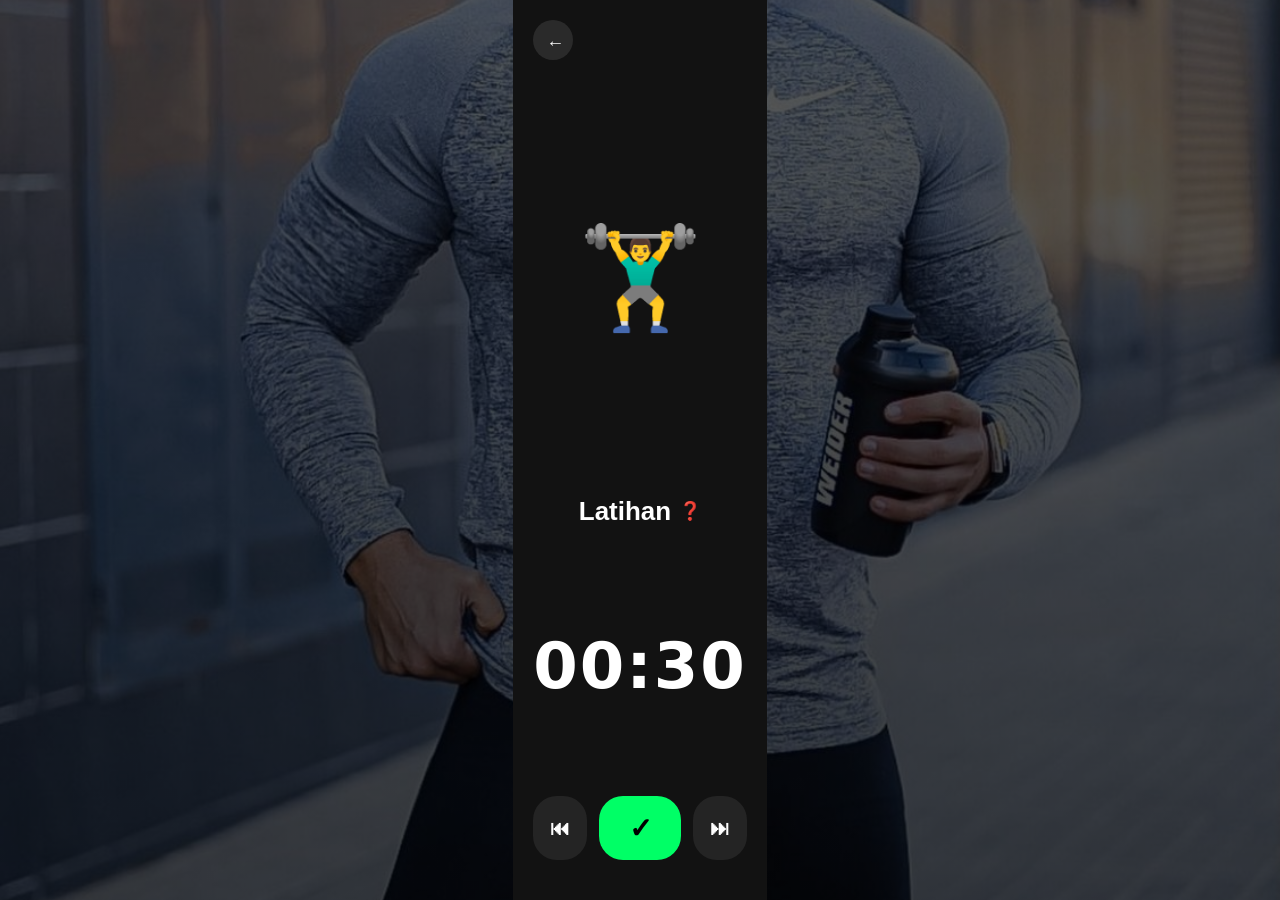
<file: timer.html>
<!DOCTYPE html>
<html lang="id">
<head>
    <meta charset="UTF-8">
    <meta name="viewport" content="width=device-width, initial-scale=1.0">
    <title>MuscleUp - Workout Session</title>
    <link rel="stylesheet" href="style.css">
    <style>
        .workout-screen {
            max-width: 450px;
            margin: 0 auto;
            min-height: 100vh;
            display: flex;
            flex-direction: column;
            justify-content: space-between;
            background-color: #121212;
            color: #ffffff;
            padding: 20px;
            box-sizing: border-box;
        }

        .top-bar {
            display: flex;
            justify-content: flex-start;
            align-items: center;
        }

        .icon-btn {
            background: rgba(255, 255, 255, 0.1);
            border: none;
            color: #fff;
            width: 40px;
            height: 40px;
            border-radius: 50%;
            font-size: 18px;
            cursor: pointer;
        }

        .illustration-box {
            display: flex;
            justify-content: center;
            align-items: center;
            height: 250px;
            margin: 20px 0;
        }
        .exercise-emoji {
            font-size: 100px;
        }

        .exercise-header {
            text-align: center;
            margin-bottom: 10px;
        }
        .exercise-title {
            font-size: 26px;
            font-weight: 700;
            display: flex;
            align-items: center;
            justify-content: center;
            gap: 8px;
        }
        .help-icon {
            font-size: 18px;
            color: #888;
            cursor: pointer;
        }

        .display-center {
            font-size: 64px;
            font-weight: 800;
            text-align: center;
            font-family: system-ui, -apple-system, sans-serif;
            margin: 20px 0;
            letter-spacing: 2px;
        }

        .controls-bar {
            display: flex;
            align-items: center;
            justify-content: space-between;
            gap: 12px;
            margin-bottom: 20px;
        }
        .ctrl-btn {
            border: none;
            background: #242424;
            color: #ffffff;
            border-radius: 24px;
            height: 64px;
            display: flex;
            align-items: center;
            justify-content: center;
            font-size: 20px;
            cursor: pointer;
            transition: opacity 0.2s;
        }
        .ctrl-btn:active {
            opacity: 0.8;
        }
        .ctrl-side {
            flex: 1;
        }
        .ctrl-main {
            flex: 2;
            background: #00ff66;
            color: #000000;
            font-weight: bold;
            font-size: 28px;
        }
    </style>
</head>
<body>

    <div class="workout-screen">
        <!-- Top Bar: Hanya Tombol Back -->
        <div class="top-bar">
            <button class="icon-btn" onclick="kembaliKeDetail()">←</button>
        </div>

        <!-- Illustration -->
        <div class="illustration-box">
            <span class="exercise-emoji" id="exerciseEmoji">🏋️‍♂️</span>
        </div>

        <!-- Title & Subtitle -->
        <div class="exercise-header">
            <div class="exercise-title">
                <span id="exerciseName">Latihan</span>
                <span class="help-icon">❓</span>
            </div>
        </div>

        <!-- Tampilan Tengah -->
        <div class="display-center" id="displayCenter">00:30</div>

        <!-- Bottom Controls -->
        <div class="controls-bar">
            <button class="ctrl-btn ctrl-side" onclick="kembaliKeDetail()">⏮</button>
            <button class="ctrl-btn ctrl-main" onclick="selesaiLatihan()">✓</button>
            <button class="ctrl-btn ctrl-side" onclick="kembaliKeDetail()">⏭</button>
        </div>
    </div>

    <script>
        // Menangkap parameter dari URL
        const urlParams = new URLSearchParams(window.location.search);
        const exerciseParam = urlParams.get('exercise') || urlParams.get('nama');
        const specParam = urlParams.get('spec');
        const emojiParam = urlParams.get('emoji');
        const kategoriParam = urlParams.get('kategori') || urlParams.get('category') || '';

        if (exerciseParam) {
            let nama = decodeURIComponent(exerciseParam);
            document.getElementById('exerciseName').innerText = nama;
            
            // Atur Emoji
            if (emojiParam) {
                document.getElementById('exerciseEmoji').innerText = decodeURIComponent(emojiParam);
            } else if (nama.toLowerCase().includes('squat')) {
                document.getElementById('exerciseEmoji').innerText = "🏋️";
            } else if (nama.toLowerCase().includes('lunge')) {
                document.getElementById('exerciseEmoji').innerText = "🏃";
            } else if (nama.toLowerCase().includes('press') || nama.toLowerCase().includes('kaki')) {
                document.getElementById('exerciseEmoji').innerText = "🦵";
            } else if (nama.toLowerCase().includes('bintang')) {
                document.getElementById('exerciseEmoji').innerText = "🤸‍♂️";
            } else if (nama.toLowerCase().includes('perut') || nama.toLowerCase().includes('rusia') || nama.toLowerCase().includes('sit up')) {
                document.getElementById('exerciseEmoji').innerText = "💪";
            }

            // Atur Display Target / Pengulangan
            if (specParam) {
                document.getElementById('displayCenter').innerText = decodeURIComponent(specParam);
            } else if (nama.toLowerCase().includes('bintang') || nama.toLowerCase().includes('plank')) {
                document.getElementById('displayCenter').innerText = "00:30";
            } else if (nama.toLowerCase().includes('squat') || nama.toLowerCase().includes('press')) {
                document.getElementById('displayCenter').innerText = "x15";
            } else if (nama.toLowerCase().includes('lunge')) {
                document.getElementById('displayCenter').innerText = "x12";
            } else if (nama.toLowerCase().includes('perut') || nama.toLowerCase().includes('rusia') || nama.toLowerCase().includes('sit up')) {
                document.getElementById('displayCenter').innerText = "x20";
            }
        }

        function kembaliKeDetail() {
            if (kategoriParam) {
                window.location.href = `detail-workout.html?kategori=${encodeURIComponent(kategoriParam)}`;
            } else if (window.history.length > 1) {
                history.back();
            } else {
                window.location.href = "dashboard.html";
            }
        }

        function selesaiLatihan() {
            let savedName = localStorage.getItem("userName") || "Azriel";
            savedName = savedName.replace(/\(Google\)/gi, '').trim();
            let userKey = "user_" + savedName.toLowerCase();

            // Update statistik latihan per-user
            let currentSesi = parseInt(localStorage.getItem(userKey + '_totalSesi') || '0');
            let currentKalori = parseInt(localStorage.getItem(userKey + '_totalKalori') || '0');
            let currentMenit = parseInt(localStorage.getItem(userKey + '_totalMenit') || '0');

            localStorage.setItem(userKey + '_totalSesi', currentSesi + 1);
            localStorage.setItem(userKey + '_totalKalori', currentKalori + 80);
            localStorage.setItem(userKey + '_totalMenit', currentMenit + 15);

            // Simpan juga ke riwayat latihan user
            let history = JSON.parse(localStorage.getItem(userKey + '_workoutHistory') || "[]");
            let today = new Date();
            let dateStr = today.toLocaleDateString('id-ID', { weekday: 'long', year: 'numeric', month: 'short', day: 'numeric' });
            
            let namaGerakan = document.getElementById('exerciseName').innerText || 'Latihan Otot';
            history.unshift({
                date: dateStr,
                activity: namaGerakan,
                steps: 0,
                km: 0,
                kcal: 80
            });
            if (history.length > 15) history.pop();
            localStorage.setItem(userKey + '_workoutHistory', JSON.stringify(history));

            alert("Sesi latihan selesai! 🎉");
            kembaliKeDetail();
        }
    </script>
</body>
</html>
</file>
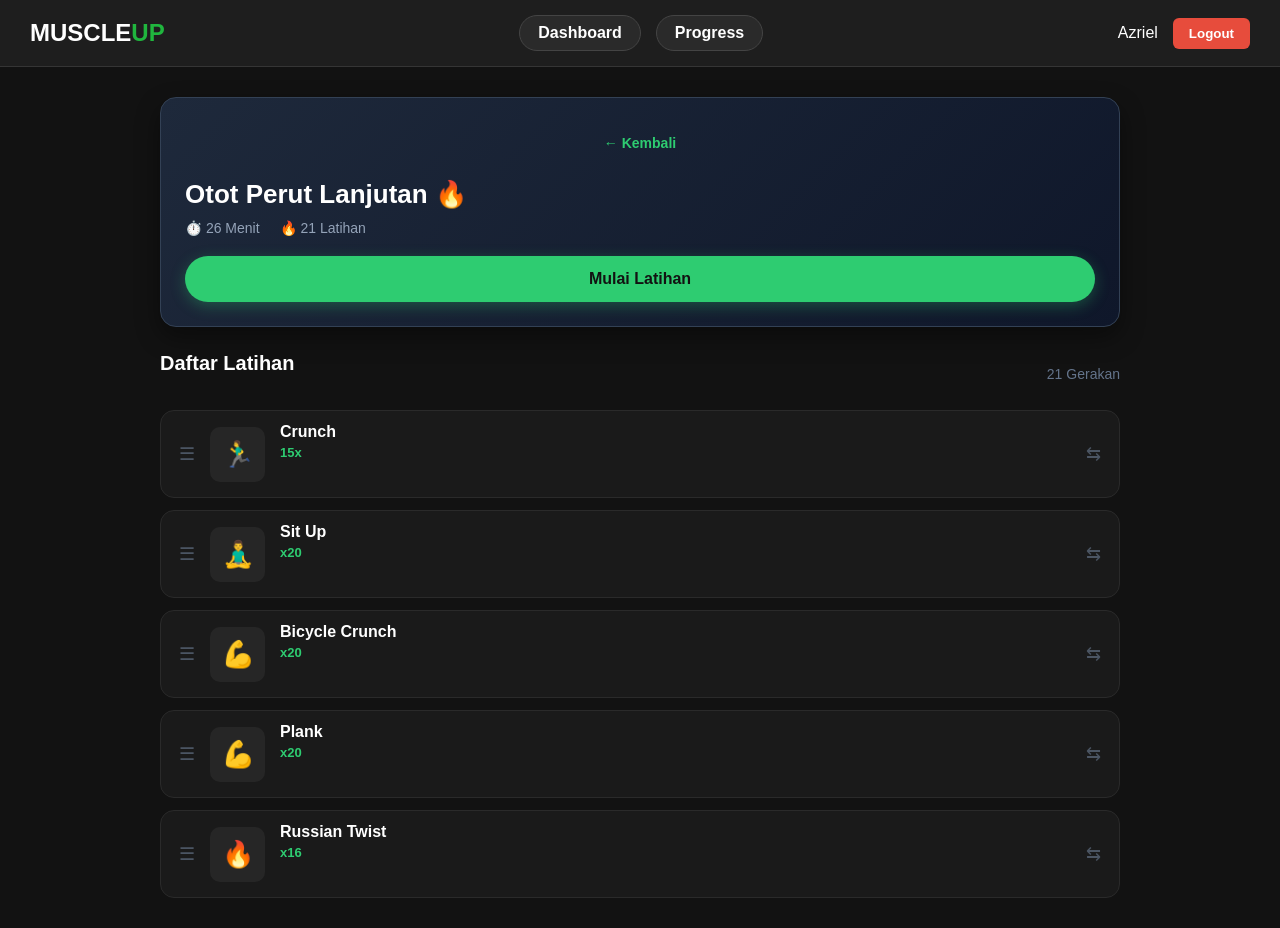
<file: workout.html>
<!DOCTYPE html>
<html lang="id">
<head>
    <meta charset="UTF-8">
    <meta name="viewport" content="width=device-width, initial-scale=1.0">
    <title>MuscleUp - Otot Perut Lanjutan</title>
    <link rel="stylesheet" href="style.css">
</head>
<body class="dashboard-body">

    <!-- Header / Navbar -->
    <header class="navbar">
        <h1 class="logo">MUSCLE<span>UP</span></h1>
        
        <div class="nav-links" style="display: flex; gap: 15px; align-items: center;">
            <a href="dashboard.html">Dashboard</a>
            <a href="progress.html">Progress</a>
        </div>

        <div class="user-profile">
            <span id="navUserName">Azriel</span>
            <button id="logoutBtn" class="logout-btn">Logout</button>
        </div>
    </header>

    <!-- Container Utama -->
    <main class="dashboard-container">

        <!-- Banner Hero / Header Workout -->
        <section class="workout-hero-card">
            <button class="back-btn" onclick="window.location.href='dashboard.html'">← Kembali</button>
            <div class="hero-content">
                <h2>Otot Perut Lanjutan 🔥</h2>
                <div class="workout-meta">
                    <span>⏱️ 26 Menit</span>
                    <span>🔥 21 Latihan</span>
                </div>
                <button class="primary-start-btn" onclick="alert('Sesi latihan dimulai! Semangat!')">Mulai Latihan</button>
            </div>
        </section>

        <!-- Daftar Latihan -->
        <div class="section-header-flex">
            <h2 class="section-title">Daftar Latihan</h2>
            <span class="sub-text">21 Gerakan</span>
        </div>

        <section class="exercise-list">

            <!-- Item 1 -->
            <div class="exercise-card">
                <div class="exercise-left">
                    <span class="drag-icon">☰</span>
                    <div class="exercise-img-box">
                        <span style="font-size: 26px;">🏃‍♂️</span>
                    </div>
                    <div class="exercise-info">
                        <h3>Crunch</h3>
                        <p class="exercise-spec">15x</p>
                    </div>
                </div>
                <span class="swap-icon">⇆</span>
            </div>

            <!-- Item 2 -->
            <div class="exercise-card">
                <div class="exercise-left">
                    <span class="drag-icon">☰</span>
                    <div class="exercise-img-box">
                        <span style="font-size: 26px;">🧘‍♂️</span>
                    </div>
                    <div class="exercise-info">
                        <h3>Sit Up</h3>
                        <p class="exercise-spec">x20</p>
                    </div>
                </div>
                <span class="swap-icon">⇆</span>
            </div>

            <!-- Item 3 -->
            <div class="exercise-card">
                <div class="exercise-left">
                    <span class="drag-icon">☰</span>
                    <div class="exercise-img-box">
                        <span style="font-size: 26px;">💪</span>
                    </div>
                    <div class="exercise-info">
                        <h3>Bicycle Crunch</h3>
                        <p class="exercise-spec">x20</p>
                    </div>
                </div>
                <span class="swap-icon">⇆</span>
            </div>

            <!-- Item 4 -->
            <div class="exercise-card">
                <div class="exercise-left">
                    <span class="drag-icon">☰</span>
                    <div class="exercise-img-box">
                        <span style="font-size: 26px;">💪</span>
                    </div>
                    <div class="exercise-info">
                        <h3>Plank</h3>
                        <p class="exercise-spec">x20</p>
                    </div>
                </div>
                <span class="swap-icon">⇆</span>
            </div>

            <!-- Item 5 -->
            <div class="exercise-card">
                <div class="exercise-left">
                    <span class="drag-icon">☰</span>
                    <div class="exercise-img-box">
                        <span style="font-size: 26px;">🔥</span>
                    </div>
                    <div class="exercise-info">
                        <h3>Russian Twist</h3>
                        <p class="exercise-spec">x16</p>
                    </div>
                </div>
                <span class="swap-icon">⇆</span>
            </div>

        </section>

    </main>

    <script src="latihan.js"></script>
</body>
</html>
</file>
<file: style.css>
* {
    margin: 0;
    padding: 0;
    box-sizing: border-box;
}

body {
    font-family: Arial, sans-serif;
    color: white;
    min-height: 100vh;

    display: flex;
    justify-content: center;
    align-items: center;

    background:
        linear-gradient(
            rgba(0, 0, 0, 0.65),
            rgba(0, 0, 0, 0.75)
        ),
        url("gym.jpg");

    background-size: cover;
    background-position: center;
    background-repeat: no-repeat;
    background-attachment: fixed;
}



.login-container {
    background: rgba(27, 33, 27, 0.90);
    backdrop-filter: blur(10px);

    padding: 40px;
    width: 350px;
    border-radius: 15px;
    border: 1px solid rgba(255, 255, 255, 0.1);
}


h1 {
    text-align: center;
    color: white;
    margin-bottom: 35px;
}

h1 span {
    color: #a5f044;
}

h2 {
    margin-bottom: 10px;
}

p {
    color: #aaa;
    font-size: 14px;
    margin-bottom: 25px;
}

label {
    display: block;
    margin-bottom: 8px;
}

input {
    width: 100%;
    padding: 12px;
    margin-bottom: 20px;
    background: #101410;
    border: 1px solid #444;
    border-radius: 7px;
    color: white;
}

button {
    width: 100%;
    padding: 13px;
    background: #a5f044;
    border: none;
    border-radius: 7px;
    font-weight: bold;
    cursor: pointer;
}

.register {
    text-align: center;
    margin-top: 25px;
}

.register a {
    color: #a5f044;
    text-decoration: none;
}
 
.divider {
    display: flex;
    align-items: center;
    gap: 15px;
    margin: 25px 0;
    color: #888;
    font-size: 12px;
}

.divider::before,
.divider::after {
    content: "";
    flex: 1;
    height: 1px;
    background: #444;
}

.google-btn {
    width: 100%;
    padding: 13px;
    background: white;
    color: #222;
    border: none;
    border-radius: 7px;
    display: flex;
    align-items: center;
    justify-content: center;
    gap: 12px;
    cursor: pointer;
    font-size: 14px;
}

.google-btn img {
    width: 20px;
    height: 20px;
}

.google-btn:hover {
    background: #eeeeee;
}

/* ================= DASHBOARD STYLES ================= */
.dashboard-body {
    background: #121212;
    min-height: 100vh;
    display: flex;
    flex-direction: column;
    justify-content: flex-start;
    align-items: stretch;
}

.navbar {
    display: flex;
    justify-content: space-between;
    align-items: center;
    padding: 15px 30px;
    background: #1e1e1e;
    border-bottom: 1px solid rgba(255, 255, 255, 0.1);
}

.navbar .logo {
    font-size: 24px;
    margin: 0;
}

.navbar .logo span {
    color: #80ef80;
}

.user-profile {
    display: flex;
    align-items: center;
    gap: 15px;
}

.logout-btn {
    background: #e74c3c;
    color: white;
    border: none;
    padding: 8px 16px;
    border-radius: 6px;
    cursor: pointer;
    font-weight: bold;
    transition: 0.3s;
}

.logout-btn:hover {
    background: #c0392b;
}

.dashboard-container {
    max-width: 1000px;
    margin: 30px auto;
    padding: 0 20px;
    width: 100%;
}

.welcome-card {
    background: linear-gradient(135deg, rgba(30,30,30,0.9), rgba(45,45,45,0.9));
    border-left: 5px solid #80ef80;
    padding: 25px;
    border-radius: 12px;
    margin-bottom: 25px;
}

.welcome-card h2 {
    margin-bottom: 8px;
}

.welcome-card h2 span {
    color: #80ef80;
}

.stats-grid {
    display: grid;
    grid-template-columns: repeat(auto-fit, minmax(200px, 1fr));
    gap: 15px;
    margin-bottom: 30px;
}

.stat-box {
    background: #1e1e1e;
    padding: 20px;
    border-radius: 10px;
    text-align: center;
    border: 1px solid rgba(255, 255, 255, 0.05);
}

.stat-box h3 {
    font-size: 26px;
    color: #80ef80;
    margin-bottom: 5px;
}

.section-title {
    margin-bottom: 20px;
    font-size: 20px;
}

.workout-grid {
    display: grid;
    grid-template-columns: repeat(auto-fit, minmax(220px, 1fr));
    gap: 20px;
}

.workout-card {
    background: #1e1e1e;
    padding: 20px;
    border-radius: 12px;
    border: 1px solid rgba(255, 255, 255, 0.08);
    display: flex;
    flex-direction: column;
    justify-content: space-between;
}

.workout-card h3 {
    font-size: 18px;
    margin-bottom: 8px;
}

.workout-card p {
    color: #aaa;
    font-size: 13px;
    margin-bottom: 20px;
}

.start-btn {
    background: #80ef80;
    color: #111;
    border: none;
    padding: 10px;
    border-radius: 6px;
    font-weight: bold;
    cursor: pointer;
    transition: 0.3s;
}

.start-btn:hover {
    background: #66d466;
}
/* ================= DASHBOARD STYLES (SIMPEL) ================= */
.dashboard-body {
    background: #121212;
    color: white;
    min-height: 100vh;
    margin: 0;
    font-family: Arial, sans-serif;
}

.navbar {
    display: flex;
    justify-content: space-between;
    align-items: center;
    padding: 15px 30px;
    background: #1e1e1e;
    border-bottom: 1px solid rgba(255, 255, 255, 0.1);
}

.navbar .logo {
    font-size: 24px;
    margin: 0;
    color: white;
}

.navbar .logo span {
    color: #80ef80;
}

.user-profile {
    display: flex;
    align-items: center;
    gap: 15px;
}

.logout-btn {
    background: #e74c3c;
    color: white;
    border: none;
    padding: 8px 16px;
    border-radius: 6px;
    cursor: pointer;
    font-weight: bold;
    transition: 0.3s;
}

.logout-btn:hover {
    background: #c0392b;
}

.dashboard-container {
    max-width: 1000px;
    margin: 30px auto;
    padding: 0 20px;
}

.welcome-card {
    background: linear-gradient(135deg, rgba(30,30,30,0.9), rgba(45,45,45,0.9));
    border-left: 5px solid #80ef80;
    padding: 25px;
    border-radius: 12px;
    margin-bottom: 25px;
}

.welcome-card h2 {
    margin-top: 0;
    margin-bottom: 8px;
}

.welcome-card h2 span {
    color: #80ef80;
}

.stats-grid {
    display: grid;
    grid-template-columns: repeat(auto-fit, minmax(200px, 1fr));
    gap: 15px;
    margin-bottom: 30px;
}

.stat-box {
    background: #1e1e1e;
    padding: 20px;
    border-radius: 10px;
    text-align: center;
    border: 1px solid rgba(255, 255, 255, 0.05);
}

.stat-box h3 {
    font-size: 26px;
    color: #80ef80;
    margin-bottom: 5px;
}

.section-title {
    margin-bottom: 20px;
    font-size: 20px;
}

.workout-grid {
    display: grid;
    grid-template-columns: repeat(auto-fit, minmax(220px, 1fr));
    gap: 20px;
}

.workout-card {
    background: #1e1e1e;
    padding: 20px;
    border-radius: 12px;
    border: 1px solid rgba(255, 255, 255, 0.08);
    display: flex;
    flex-direction: column;
    justify-content: space-between;
}

.workout-card h3 {
    font-size: 18px;
    margin-bottom: 8px;
}

.workout-card p {
    color: #aaa;
    font-size: 13px;
    margin-bottom: 20px;
}

.start-btn {
    background: #80ef80;
    color: #111;
    border: none;
    padding: 10px;
    border-radius: 6px;
    font-weight: bold;
    cursor: pointer;
    transition: 0.3s;
}

.start-btn:hover {
    background: #66d466;
}
.navbar .logo span, 
.welcome-card h2 span, 
.stat-box h3 {
    color: #20b63e; /* Berubah jadi kuning */
}

.start-btn {
    background: #0ea83d; /* Tombol jadi warna kuning */
    color: #111;
}
.start-btn:hover {
    background: #076c30; /* Kuning agak gelap sedikit saat kursor ditaruh di atasnya */
}
.welcome-card {
    border-left: 5px solid #21b84c; /* Garis pinggir banner jadi kuning */
}
/* Styling Halaman Select Gender */
.gender-body {
    background-color: #121212;
    color: #ffffff;
    display: flex;
    justify-content: center;
    align-items: center;
    min-height: 100vh;
    margin: 0;
    font-family: 'Segoe UI', Tahoma, Geneva, Verdana, sans-serif;
}

.gender-container {
    background: #1e1e1e;
    padding: 30px 25px;
    border-radius: 16px;
    width: 90%;
    max-width: 400px;
    text-align: center;
    box-shadow: 0 8px 24px rgba(0, 0, 0, 0.5);
    border: 1px solid #2a2a2a;
}

.progress-bar-container {
    width: 100%;
    height: 4px;
    background: #333;
    border-radius: 2px;
    margin-bottom: 25px;
    overflow: hidden;
}

.progress-bar {
    width: 60%;
    height: 100%;
    background: #f1c40f;
}

.gender-container h1 {
    font-size: 22px;
    margin-bottom: 8px;
    color: #fff;
}

.gender-container .subtitle {
    font-size: 13px;
    color: #aaa;
    margin-bottom: 30px;
    line-height: 1.4;
}

.gender-options {
    display: flex;
    gap: 15px;
    margin-bottom: 30px;
}

.gender-card {
    flex: 1;
    background: #2a2a2a;
    border: 2px solid transparent;
    border-radius: 12px;
    padding: 20px 10px;
    cursor: pointer;
    transition: all 0.3s ease;
}

.gender-card:hover {
    background: #333;
}

.gender-card.active {
    border-color: #f1c40f;
    background: rgba(241, 196, 15, 0.08);
}

.gender-icon {
    font-size: 36px;
    margin-bottom: 10px;
}

.gender-card h3 {
    font-size: 15px;
    margin: 0;
    color: #fff;
}

.gender-card.active h3 {
    color: #f1c40f;
}

.lanjut-btn {
    width: 100%;
    padding: 14px;
    background: #f1c40f;
    color: #000;
    border: none;
    border-radius: 25px;
    font-weight: bold;
    font-size: 15px;
    letter-spacing: 1px;
    cursor: pointer;
    transition: background 0.2s ease;
}

.lanjut-btn:hover {
    background: #d4ac0d;
}
/* Container untuk 2 kartu berdampingan */
.gender-options {
    display: flex;
    gap: 15px;
    margin-bottom: 25px;
    justify-content: center;
}

/* Ukuran kartu disesuaikan */
.gender-card {
    flex: 1;
    background: #2a2a2a;
    border: 2px solid transparent;
    border-radius: 12px;
    padding: 15px 10px;
    cursor: pointer;
    transition: all 0.3s cubic-bezier(0.4, 0, 0.2, 1);
    text-align: center;
}

.gender-card:hover {
    background: #333;
}

/* Efek mengambang & aksen kuning saat dipilih */
.gender-card.active {
    border-color: #f1c40f;
    background: rgba(241, 196, 15, 0.08);
    transform: translateY(-4px);
    box-shadow: 0 6px 15px rgba(241, 196, 15, 0.2);
}

/* MEMBATASI UKURAN GAMBAR (Penting) */
.gender-img-container {
    width: 65px;
    height: 65px;
    margin: 0 auto 10px auto;
    border-radius: 50%;
    overflow: hidden;
    border: 2px solid #444;
}

.gender-img-container img {
    width: 100%;
    height: 100%;
    object-fit: cover;
    display: block;
}

.gender-card.active .gender-img-container {
    border-color: #f1c40f;
}

.gender-card h3 {
    font-size: 14px;
    margin: 0;
    color: #fff;
}

.gender-card.active h3 {
    color: #f1c40f;
}
/* Styling Pilihan Target (Goal) */
.goal-options {
    display: flex;
    flex-direction: column;
    gap: 12px;
    margin-bottom: 25px;
}

.goal-card {
    display: flex;
    align-items: center;
    gap: 15px;
    background: #2a2a2a;
    border: 2px solid transparent;
    border-radius: 12px;
    padding: 15px;
    cursor: pointer;
    transition: all 0.3s cubic-bezier(0.4, 0, 0.2, 1);
    text-align: left;
}

.goal-card:hover {
    background: #333;
}

.goal-card.active {
    border-color: #f1c40f;
    background: rgba(241, 196, 15, 0.08);
    transform: translateY(-3px);
    box-shadow: 0 6px 15px rgba(241, 196, 15, 0.2);
}

.goal-icon {
    font-size: 24px;
    background: rgba(255, 255, 255, 0.05);
    width: 45px;
    height: 45px;
    display: flex;
    align-items: center;
    justify-content: center;
    border-radius: 10px;
}

.goal-info h3 {
    font-size: 15px;
    margin: 0 0 4px 0;
    color: #fff;
}

.goal-info p {
    font-size: 12px;
    margin: 0;
    color: #aaa;
}

.goal-card.active .goal-info h3 {
    color: #f1c40f;
}
/* Styling untuk Kotak Statistik Progress */
.stats-grid {
    display: grid;
    grid-template-columns: repeat(auto-fit, minmax(200px, 1fr));
    gap: 15px;
    margin-top: 20px;
}

.stat-card {
    background: #2a2a2a;
    border: 1px solid #333;
    border-radius: 12px;
    padding: 20px;
    text-align: center;
}

.stat-card h3 {
    font-size: 13px;
    color: #aaa;
    margin: 0 0 8px 0;
    text-transform: uppercase;
    letter-spacing: 0.5px;
}

.stat-value {
    font-size: 22px;
    font-weight: bold;
    color: #fff;
    margin: 0;
}
/* Styling Tombol Navigasi Kapsul & Selaras */
.nav-links a {
    background-color: #2a2a2a;
    color: #fff !important;
    padding: 8px 18px;
    border-radius: 20px; /* Bentuk kapsul/bulat */
    border: 1px solid #444;
    text-decoration: none;
    font-weight: bold; /* Teks tebal */
    transition: all 0.3s cubic-bezier(0.4, 0, 0.2, 1);
    display: inline-block;
}

/* Efek Ngambang Saat Kursor Diarahkan (Hover) */
.nav-links a:hover {
    transform: translateY(-4px);
    background-color: #2ecc71;
    color: #121212 !important;
    border-color: #2ecc71;
    box-shadow: 0 6px 15px rgba(46, 204, 113, 0.4);
}

/* Efek Klik (Active) */
.nav-links a:active {
    transform: translateY(-1px);
    box-shadow: 0 2px 8px rgba(46, 204, 113, 0.2);
}

/* Tombol Aktif (Menyala Hijau Selaras dengan Logo & Statistik) */
.nav-links a.active-nav {
    background-color: #2ecc71 !important;
    color: #121212 !important;
    border-color: #2ecc71 !important;
    font-weight: bold;
    box-shadow: 0 4px 12px rgba(46, 204, 113, 0.3);
}
/* =========================================
   STYLE & ANIMASI HALAMAN WORKOUT (DETAIL)
   ========================================= */

/* Hero / Header Card Workout */
.workout-hero-card {
    background: linear-gradient(135deg, #1e293b 0%, #0f172a 100%);
    border: 1px solid #334155;
    border-radius: 16px;
    padding: 24px;
    margin-bottom: 25px;
    position: relative;
    box-shadow: 0 10px 25px rgba(0, 0, 0, 0.4);
}

.back-btn {
    background: transparent;
    border: none;
    color: #2ecc71;
    font-weight: bold;
    cursor: pointer;
    font-size: 14px;
    margin-bottom: 15px;
    transition: transform 0.2s ease;
}

.back-btn:hover {
    transform: translateX(-4px);
}

.hero-content h2 {
    font-size: 26px;
    color: #ffffff;
    margin-bottom: 10px;
}

.workout-meta {
    display: flex;
    gap: 20px;
    color: #94a3b8;
    font-size: 14px;
    margin-bottom: 20px;
}

.primary-start-btn {
    width: 100%;
    background: #2ecc71;
    color: #121212;
    border: none;
    padding: 14px;
    border-radius: 30px;
    font-size: 16px;
    font-weight: bold;
    cursor: pointer;
    transition: all 0.3s cubic-bezier(0.4, 0, 0.2, 1);
    box-shadow: 0 4px 15px rgba(46, 204, 113, 0.3);
}

.primary-start-btn:hover {
    transform: translateY(-3px);
    box-shadow: 0 8px 20px rgba(46, 204, 113, 0.5);
    background: #27ae60;
}

.primary-start-btn:active {
    transform: translateY(-1px);
}

/* Header Section Flex */
.section-header-flex {
    display: flex;
    justify-content: space-between;
    align-items: center;
    margin-bottom: 15px;
}

.sub-text {
    color: #64748b;
    font-size: 14px;
}

/* List Exercise Card */
.exercise-list {
    display: flex;
    flex-direction: column;
    gap: 12px;
}

.exercise-card {
    background-color: #1a1a1a;
    border: 1px solid #2a2a2a;
    border-radius: 14px;
    padding: 12px 18px;
    display: flex;
    justify-content: space-between;
    align-items: center;
    transition: all 0.3s ease;
    cursor: pointer;
}

.exercise-card:hover {
    transform: translateY(-3px);
    border-color: #2ecc71;
    box-shadow: 0 6px 16px rgba(0, 0, 0, 0.4);
}

.exercise-left {
    display: flex;
    align-items: center;
    gap: 15px;
}

.drag-icon {
    color: #4b5563;
    font-size: 18px;
    cursor: grab;
}

.exercise-img-box {
    width: 55px;
    height: 55px;
    background-color: #262626;
    border-radius: 10px;
    display: flex;
    align-items: center;
    justify-content: center;
    overflow: hidden;
}

.exercise-anim {
    width: 40px;
    height: 40px;
    object-fit: contain;
    transition: transform 0.3s ease;
}

/* Animasi Denyut / Ngedip halus pas kursor di atas gambar */
.exercise-card:hover .exercise-anim {
    transform: scale(1.15);
}

.exercise-info h3 {
    font-size: 16px;
    color: #ffffff;
    margin-bottom: 4px;
}

.exercise-spec {
    font-size: 13px;
    color: #2ecc71;
    font-weight: bold;
}

.swap-icon {
    color: #4b5563;
    font-size: 18px;
}
/* Pengaturan agar tampilan otomatis menyesuaikan layar HP */
@media screen and (max-width: 768px) {
    body {
        padding: 10px;
    }

    /* Menyesuaikan ukuran container utama di HP */
    .dashboard-container, .login-container, .progress-container {
        width: 100% !important;
        padding: 20px 15px !important;
        box-sizing: border-box;
    }

    /* Membuat menu navbar di atas lebih rapi di layar kecil */
    .navbar {
        flex-direction: column;
        gap: 10px;
        text-align: center;
        padding: 15px 10px;
    }

    .nav-links {
        justify-content: center;
    }

    /* Kotak statistik berderet ke bawah atau 2 kolom di HP */
    .stats-grid {
        grid-template-columns: repeat(2, 1fr) !important;
    }

    /* Ukuran teks judul agar tidak terlalu besar di HP */
    h1 {
        font-size: 24px !important;
    }
}
</file>
